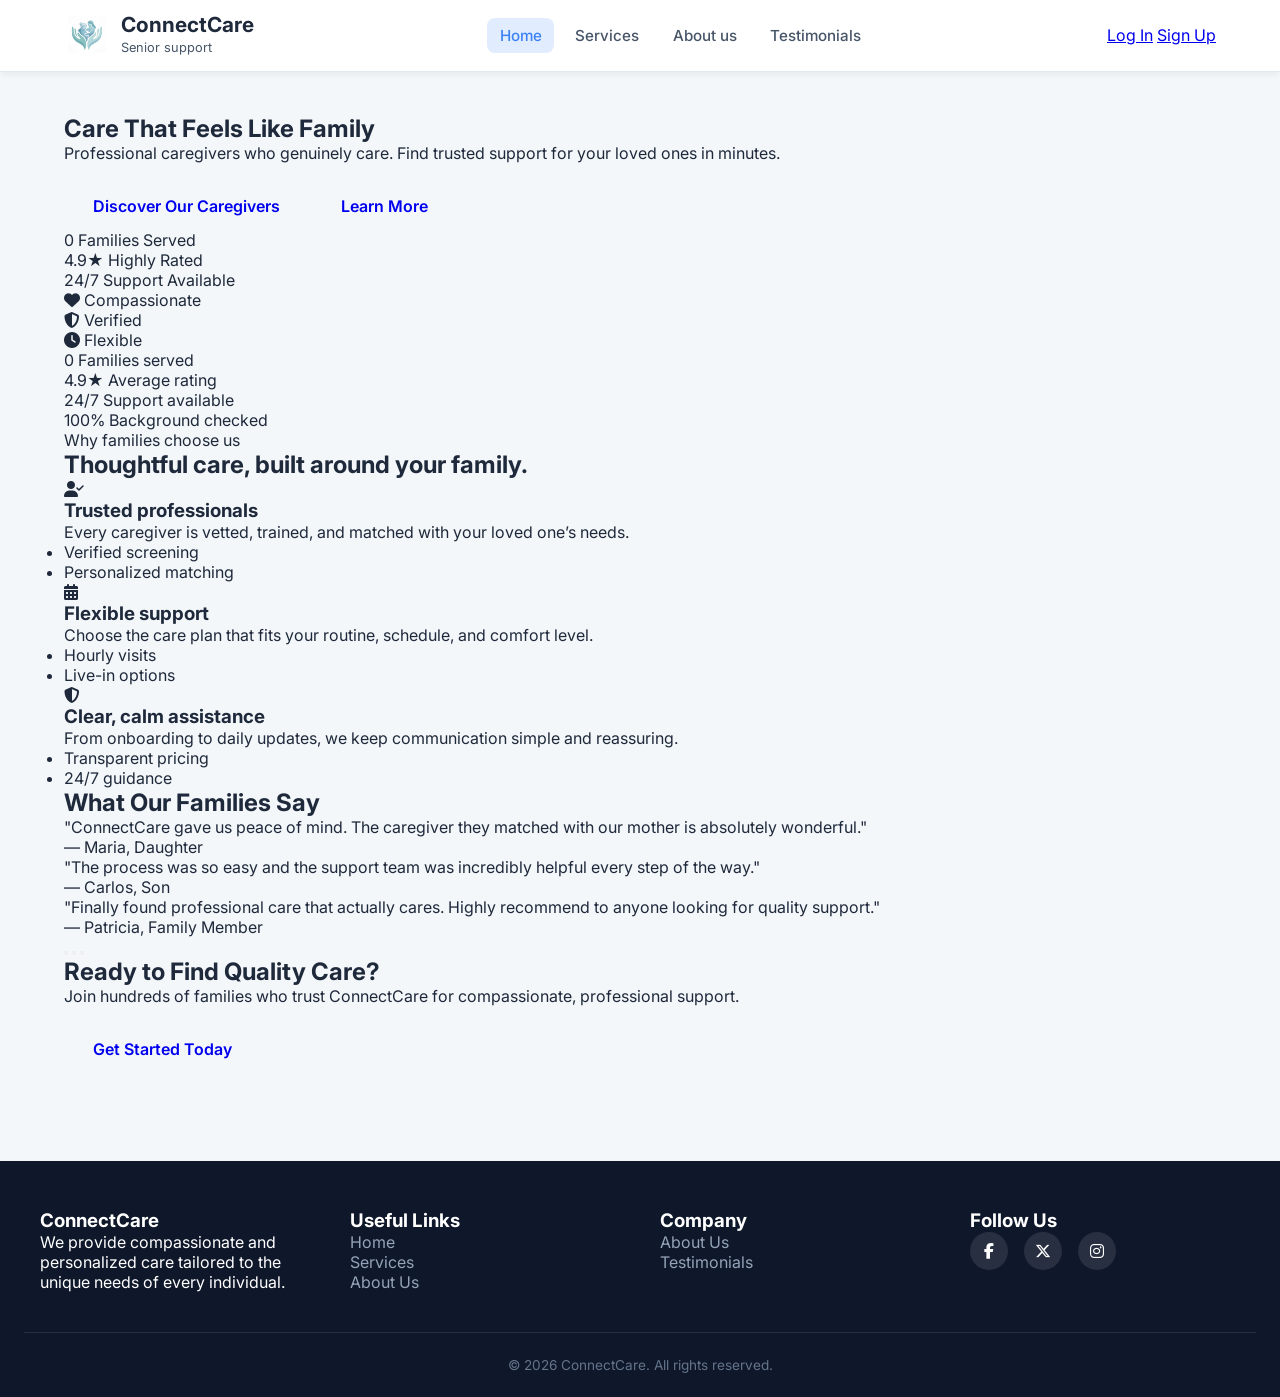
<file: index.html>
<!DOCTYPE html>
<html lang="en">
<head>
    <meta charset="UTF-8">
    <meta name="viewport" content="width=device-width, initial-scale=1.0">
    <title>ConnectCare - Senior Support & Care Services</title>
    
    <link rel="stylesheet" href="https://cdnjs.cloudflare.com/ajax/libs/font-awesome/6.5.1/css/all.min.css">
    <link rel="stylesheet" href="https://fonts.googleapis.com/css2?family=Material+Symbols+Outlined:opsz,wght,FILL,GRAD@24,500,0,0" />
    <link rel="stylesheet" href="index.css">
</head>
<body>

    <!-- Clean Floating Pill Header -->
    <header class="main-header">
        <nav class="navbar pill-navbar" aria-label="Main navigation">
            <div class="navbar-brand">
                <img src="img/Connect Care Logo.png" alt="ConnectCare official logo" class="brand-logo-img">
                <div class="brand-text">
                    <h2>ConnectCare</h2>
                    <span>Senior support</span>
                </div>
            </div>
            
            <ul class="nav-links">
                <li class="active"><a href="index.html" aria-current="page">Home</a></li>
                <li><a href="services.html">Services</a></li>
                <li><a href="about-us.html">About us</a></li>
                <li><a href="testimonials.html">Testimonials</a></li>
            </ul>

            <div class="user-action">
                <a href="login.html" class="btn-login">Log In</a>
                <a href="terms.html" class="btn-signup">Sign Up</a>
            </div>
        </nav>
    </header>

    <main class="main-content" id="main-content">
        
        <!-- Revolutionary Hero Section -->
        <section class="hero-section" aria-label="Welcome to ConnectCare">
            <div class="hero-content">
                <div class="hero-text">
                    <h1>Care That Feels Like Family</h1>
                    <p class="hero-subtitle">
                        Professional caregivers who genuinely care. Find trusted support for your loved ones in minutes.
                    </p>
                    <div class="hero-cta">
                        <a href="services.html" class="btn btn-primary btn-lg">Discover Our Caregivers</a>
                        <a href="about-us.html" class="btn btn-secondary btn-lg">Learn More</a>
                    </div>
                    <div class="hero-stats">
                        <div class="hero-stat">
                            <span class="stat-number"><span class="counter" data-target="500" data-suffix="+">0</span></span>
                            <span class="stat-label">Families Served</span>
                        </div>
                        <div class="hero-stat">
                            <span class="stat-number">4.9★</span>
                            <span class="stat-label">Highly Rated</span>
                        </div>
                        <div class="hero-stat">
                            <span class="stat-number">24/7</span>
                            <span class="stat-label">Support Available</span>
                        </div>
                    </div>
                </div>
                <div class="hero-visual">
                    <div class="hero-image-placeholder">
                        <div class="floating-card card-1">
                            <i class="fas fa-heart"></i>
                            <span>Compassionate</span>
                        </div>
                        <div class="floating-card card-2">
                            <i class="fas fa-shield-alt"></i>
                            <span>Verified</span>
                        </div>
                        <div class="floating-card card-3">
                            <i class="fas fa-clock"></i>
                            <span>Flexible</span>
                        </div>
                    </div>
                </div>
            </div>
        </section>

        <!-- Trust Bar -->
        <section class="trust-strip" aria-label="ConnectCare trust signals">
            <div class="trust-item">
                <span class="trust-number"><span class="counter" data-target="500" data-suffix="+">0</span></span>
                <span class="trust-label">Families served</span>
            </div>
            <div class="trust-item">
                <span class="trust-number">4.9★</span>
                <span class="trust-label">Average rating</span>
            </div>
            <div class="trust-item">
                <span class="trust-number">24/7</span>
                <span class="trust-label">Support available</span>
            </div>
            <div class="trust-item">
                <span class="trust-number">100%</span>
                <span class="trust-label">Background checked</span>
            </div>
        </section>

        <!-- Why Choose ConnectCare -->
        <section class="highlights-section" aria-labelledby="highlights-title">
            <div class="section-heading-row">
                <span class="section-badge section-badge-solid">Why families choose us</span>
                <h2 id="highlights-title">Thoughtful care, built around your family.</h2>
            </div>
            <div class="highlights-grid">
                <article class="highlight-card highlight-card-primary">
                    <div class="highlight-icon">
                        <i class="fas fa-user-check"></i>
                    </div>
                    <h3>Trusted professionals</h3>
                    <p>Every caregiver is vetted, trained, and matched with your loved one’s needs.</p>
                    <ul class="benefit-list">
                        <li>Verified screening</li>
                        <li>Personalized matching</li>
                    </ul>
                </article>

                <article class="highlight-card">
                    <div class="highlight-icon">
                        <i class="fas fa-calendar-alt"></i>
                    </div>
                    <h3>Flexible support</h3>
                    <p>Choose the care plan that fits your routine, schedule, and comfort level.</p>
                    <ul class="benefit-list">
                        <li>Hourly visits</li>
                        <li>Live-in options</li>
                    </ul>
                </article>

                <article class="highlight-card">
                    <div class="highlight-icon">
                        <i class="fas fa-shield-alt"></i>
                    </div>
                    <h3>Clear, calm assistance</h3>
                    <p>From onboarding to daily updates, we keep communication simple and reassuring.</p>
                    <ul class="benefit-list">
                        <li>Transparent pricing</li>
                        <li>24/7 guidance</li>
                    </ul>
                </article>
            </div>
        </section>

        <!-- Social Proof - Quick Win Section -->
        <section class="quick-win-section">
            <div class="quick-win-content">
                <h2>What Our Families Say</h2>
                <div class="quote-carousel">
                    <blockquote class="quote-item">
                        <p>"ConnectCare gave us peace of mind. The caregiver they matched with our mother is absolutely wonderful."</p>
                        <footer>— Maria, Daughter</footer>
                    </blockquote>
                    <blockquote class="quote-item">
                        <p>"The process was so easy and the support team was incredibly helpful every step of the way."</p>
                        <footer>— Carlos, Son</footer>
                    </blockquote>
                    <blockquote class="quote-item">
                        <p>"Finally found professional care that actually cares. Highly recommend to anyone looking for quality support."</p>
                        <footer>— Patricia, Family Member</footer>
                    </blockquote>
                </div>
                <div class="quote-nav">
                    <button class="quote-dot active" aria-label="Quote 1"></button>
                    <button class="quote-dot" aria-label="Quote 2"></button>
                    <button class="quote-dot" aria-label="Quote 3"></button>
                </div>
            </div>
        </section>

        <!-- CTA Section -->
        <section class="final-cta-section">
            <h2>Ready to Find Quality Care?</h2>
            <p>Join hundreds of families who trust ConnectCare for compassionate, professional support.</p>
            <a href="services.html" class="btn btn-primary btn-lg">Get Started Today</a>
        </section>
       
    </main>

    <!-- Clean Footer -->
    <footer class="main-footer">
        <div class="footer-container">
            <div class="footer-column">
                <h3>ConnectCare</h3>
                <p>We provide compassionate and personalized care tailored to the unique needs of every individual.</p>
            </div>

            <div class="footer-column">
                <h3>Useful Links</h3>
                <ul>
                    <li><a href="index.html">Home</a></li>
                    <li><a href="services.html">Services</a></li>
                    <li><a href="about-us.html">About Us</a></li>
                </ul>
            </div>

            <div class="footer-column">
                <h3>Company</h3>
                <ul>
                    <li><a href="about-us.html">About Us</a></li>
                    <li><a href="testimonials.html">Testimonials</a></li>
                </ul>
            </div>

            <div class="footer-column">
                <h3>Follow Us</h3>
                <div class="social-links">
                    <a href="#" class="social-icon" aria-label="Facebook"><i class="fa-brands fa-facebook-f"></i></a>
                    <a href="#" class="social-icon" aria-label="Twitter"><i class="fa-brands fa-x-twitter"></i></a>
                    <a href="#" class="social-icon" aria-label="Instagram"><i class="fa-brands fa-instagram"></i></a>
                </div>
            </div>
        </div>

        <div class="footer-bottom">
            <p>&copy; 2026 ConnectCare. All rights reserved.</p>
        </div>
    </footer>
        
    <script src="index.js"></script>
</body>
</html>
</file>
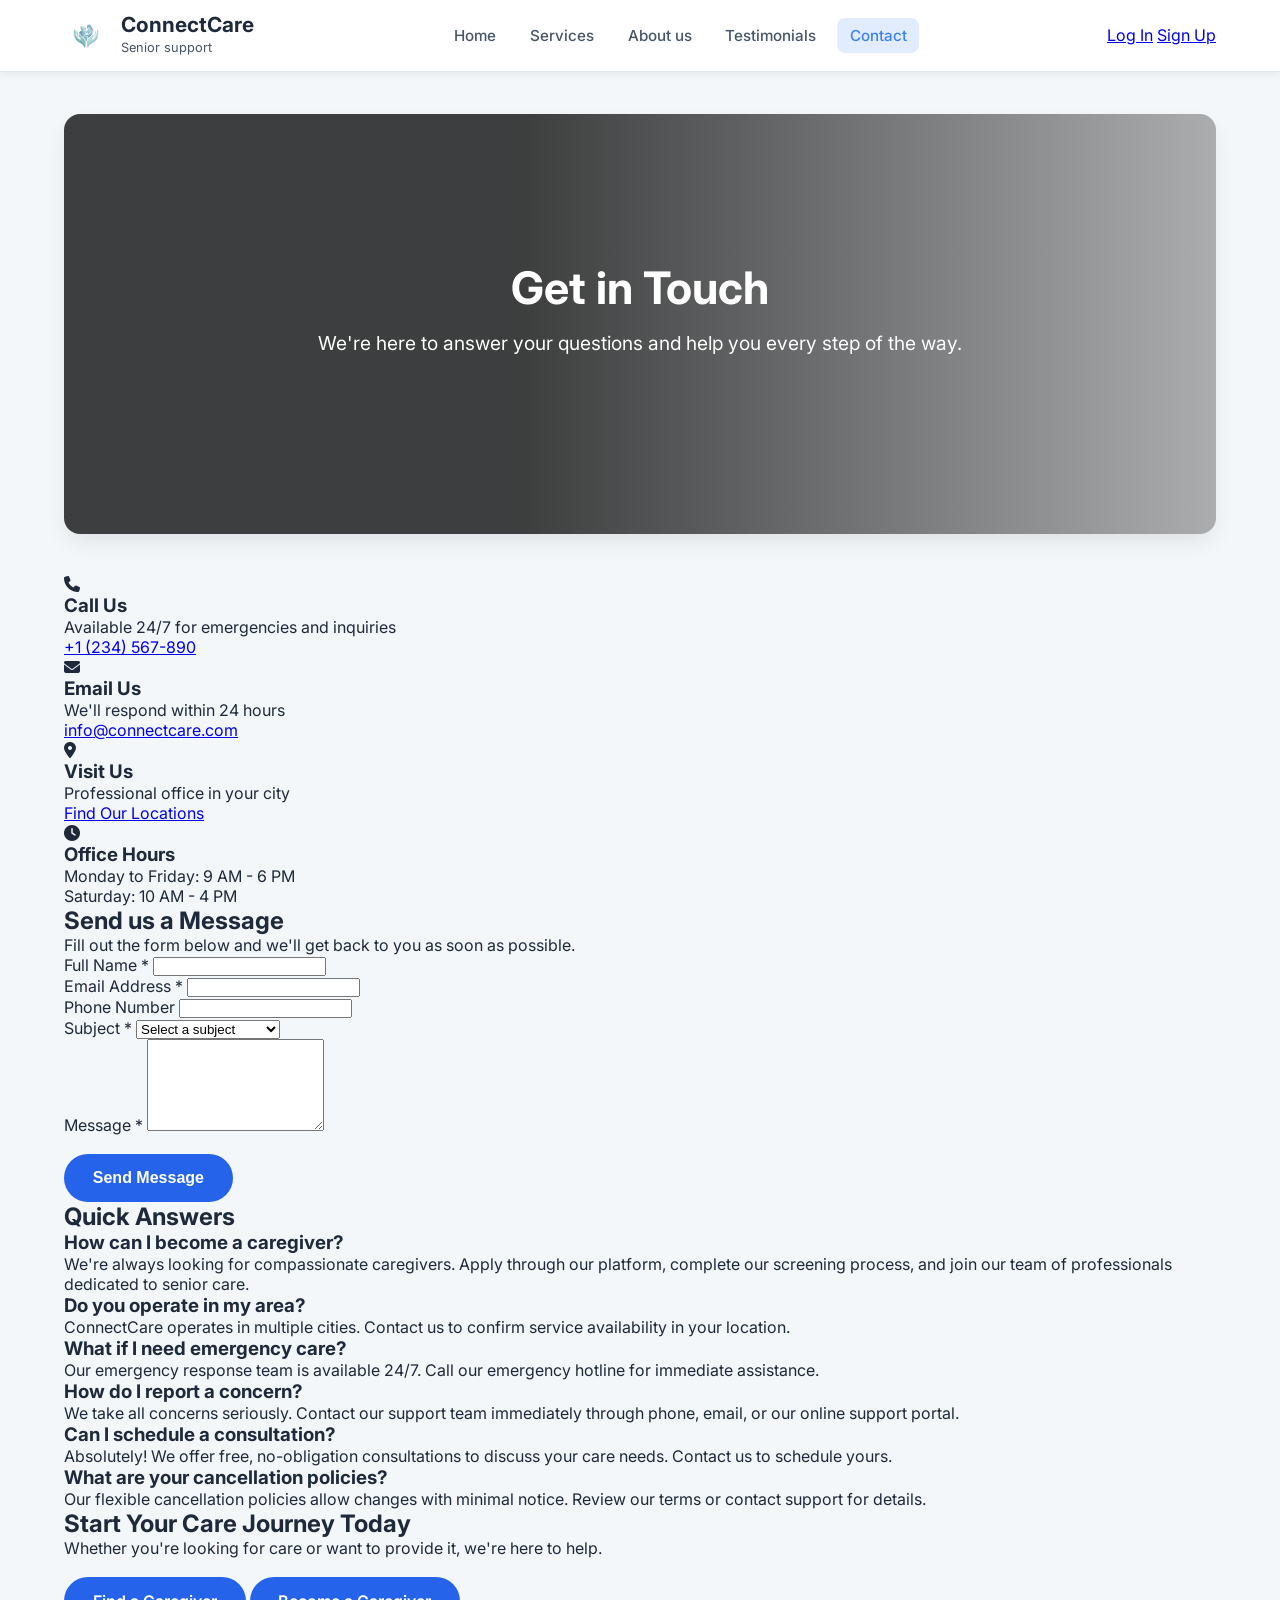
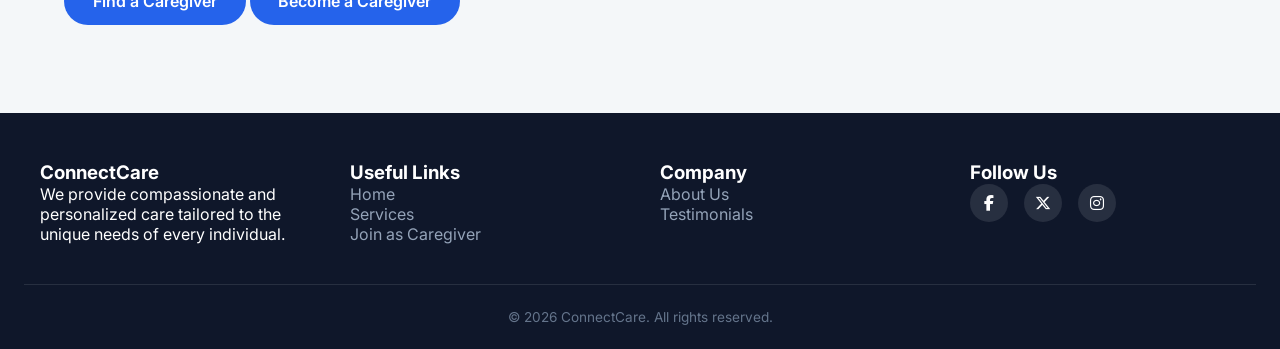
<file: contact.html>
<!DOCTYPE html>
<html lang="en">
<head>
    <meta charset="UTF-8">
    <meta name="viewport" content="width=device-width, initial-scale=1.0">
    <title>Contact Us - ConnectCare</title>
    
    <link rel="stylesheet" href="https://cdnjs.cloudflare.com/ajax/libs/font-awesome/6.5.1/css/all.min.css">
    <link rel="stylesheet" href="https://fonts.googleapis.com/css2?family=Material+Symbols+Outlined:opsz,wght,FILL,GRAD@24,500,0,0" />
    <link rel="stylesheet" href="index.css">
</head>
<body>

    <!-- Clean Floating Pill Header -->
    <header class="main-header">
        <nav class="navbar pill-navbar" aria-label="Main navigation">
            <div class="navbar-brand">
                <img src="img/Untitled design.png" alt="ConnectCare official logo" class="brand-logo-img">
                <div class="brand-text">
                    <h2>ConnectCare</h2>
                    <span>Senior support</span>
                </div>
            </div>
            
            <ul class="nav-links">
                <li><a href="index.html">Home</a></li>
                <li><a href="services.html">Services</a></li>
                <li><a href="about-us.html">About us</a></li>
                <li><a href="testimonials.html">Testimonials</a></li>
                <li class="active"><a href="contact.html" aria-current="page">Contact</a></li>
            </ul>

            <div class="user-action">
                <a href="login.html" class="btn-login">Log In</a>
                <a href="terms.html" class="btn-signup">Sign Up</a>
            </div>
        </nav>
    </header>

    <main class="main-content" id="main-content">
        
        <!-- Hero Banner -->
        <section class="hero-banner" aria-label="Contact Us">
            <div class="hero-overlay-content">
                <h1>Get in Touch</h1>
                <p class="hero-description">
                    We're here to answer your questions and help you every step of the way.
                </p>
            </div>
        </section>

        <!-- Contact Info Section -->
        <section class="contact-info-section">
            <div class="contact-info-grid">
                <div class="contact-info-card">
                    <div class="contact-icon">
                        <i class="fas fa-phone"></i>
                    </div>
                    <h3>Call Us</h3>
                    <p>Available 24/7 for emergencies and inquiries</p>
                    <a href="tel:+1234567890">+1 (234) 567-890</a>
                </div>

                <div class="contact-info-card">
                    <div class="contact-icon">
                        <i class="fas fa-envelope"></i>
                    </div>
                    <h3>Email Us</h3>
                    <p>We'll respond within 24 hours</p>
                    <a href="mailto:info@connectcare.com">info@connectcare.com</a>
                </div>

                <div class="contact-info-card">
                    <div class="contact-icon">
                        <i class="fas fa-map-marker-alt"></i>
                    </div>
                    <h3>Visit Us</h3>
                    <p>Professional office in your city</p>
                    <a href="#">Find Our Locations</a>
                </div>

                <div class="contact-info-card">
                    <div class="contact-icon">
                        <i class="fas fa-clock"></i>
                    </div>
                    <h3>Office Hours</h3>
                    <p>Monday to Friday: 9 AM - 6 PM</p>
                    <p>Saturday: 10 AM - 4 PM</p>
                </div>
            </div>
        </section>

        <!-- Contact Form Section -->
        <section class="contact-form-section">
            <div class="form-container">
                <h2>Send us a Message</h2>
                <p>Fill out the form below and we'll get back to you as soon as possible.</p>
                
                <form class="contact-form">
                    <div class="form-group">
                        <label for="name">Full Name *</label>
                        <input type="text" id="name" name="name" required>
                    </div>

                    <div class="form-row">
                        <div class="form-group">
                            <label for="email">Email Address *</label>
                            <input type="email" id="email" name="email" required>
                        </div>

                        <div class="form-group">
                            <label for="phone">Phone Number</label>
                            <input type="tel" id="phone" name="phone">
                        </div>
                    </div>

                    <div class="form-group">
                        <label for="subject">Subject *</label>
                        <select id="subject" name="subject" required>
                            <option value="">Select a subject</option>
                            <option value="general">General Inquiry</option>
                            <option value="services">Services Question</option>
                            <option value="caregiver">Become a Caregiver</option>
                            <option value="support">Technical Support</option>
                            <option value="feedback">Feedback</option>
                        </select>
                    </div>

                    <div class="form-group">
                        <label for="message">Message *</label>
                        <textarea id="message" name="message" rows="6" required></textarea>
                    </div>

                    <button type="submit" class="btn btn-banner-blue">Send Message</button>
                </form>
            </div>
        </section>

        <!-- FAQ Section -->
        <section class="faq-section">
            <h2>Quick Answers</h2>
            <div class="faq-grid">
                <div class="faq-item">
                    <h3>How can I become a caregiver?</h3>
                    <p>We're always looking for compassionate caregivers. Apply through our platform, complete our screening process, and join our team of professionals dedicated to senior care.</p>
                </div>

                <div class="faq-item">
                    <h3>Do you operate in my area?</h3>
                    <p>ConnectCare operates in multiple cities. Contact us to confirm service availability in your location.</p>
                </div>

                <div class="faq-item">
                    <h3>What if I need emergency care?</h3>
                    <p>Our emergency response team is available 24/7. Call our emergency hotline for immediate assistance.</p>
                </div>

                <div class="faq-item">
                    <h3>How do I report a concern?</h3>
                    <p>We take all concerns seriously. Contact our support team immediately through phone, email, or our online support portal.</p>
                </div>

                <div class="faq-item">
                    <h3>Can I schedule a consultation?</h3>
                    <p>Absolutely! We offer free, no-obligation consultations to discuss your care needs. Contact us to schedule yours.</p>
                </div>

                <div class="faq-item">
                    <h3>What are your cancellation policies?</h3>
                    <p>Our flexible cancellation policies allow changes with minimal notice. Review our terms or contact support for details.</p>
                </div>
            </div>
        </section>

        <!-- CTA Section -->
        <section class="cta-section">
            <h2>Start Your Care Journey Today</h2>
            <p>Whether you're looking for care or want to provide it, we're here to help.</p>
            <div class="cta-buttons">
                <a href="services.html" class="btn btn-banner-blue">Find a Caregiver</a>
                <a href="#contact-form" class="btn btn-banner-blue">Become a Caregiver</a>
            </div>
        </section>
       
    </main>

    <!-- Clean Footer -->
    <footer class="main-footer">
        <div class="footer-container">
            <div class="footer-column">
                <h3>ConnectCare</h3>
                <p>We provide compassionate and personalized care tailored to the unique needs of every individual.</p>
            </div>

            <div class="footer-column">
                <h3>Useful Links</h3>
                <ul>
                    <li><a href="index.html">Home</a></li>
                    <li><a href="services.html">Services</a></li>
                    <li><a href="contact.html">Join as Caregiver</a></li>
                </ul>
            </div>

            <div class="footer-column">
                <h3>Company</h3>
                <ul>
                    <li><a href="about-us.html">About Us</a></li>
                    <li><a href="testimonials.html">Testimonials</a></li>
                </ul>
            </div>

            <div class="footer-column">
                <h3>Follow Us</h3>
                <div class="social-links">
                    <a href="#" class="social-icon" aria-label="Facebook"><i class="fa-brands fa-facebook-f"></i></a>
                    <a href="#" class="social-icon" aria-label="Twitter"><i class="fa-brands fa-x-twitter"></i></a>
                    <a href="#" class="social-icon" aria-label="Instagram"><i class="fa-brands fa-instagram"></i></a>
                </div>
            </div>
        </div>

        <div class="footer-bottom">
            <p>&copy; 2026 ConnectCare. All rights reserved.</p>
        </div>
    </footer>
        
    <script src="index.js"></script>
</body>
</html>
</file>
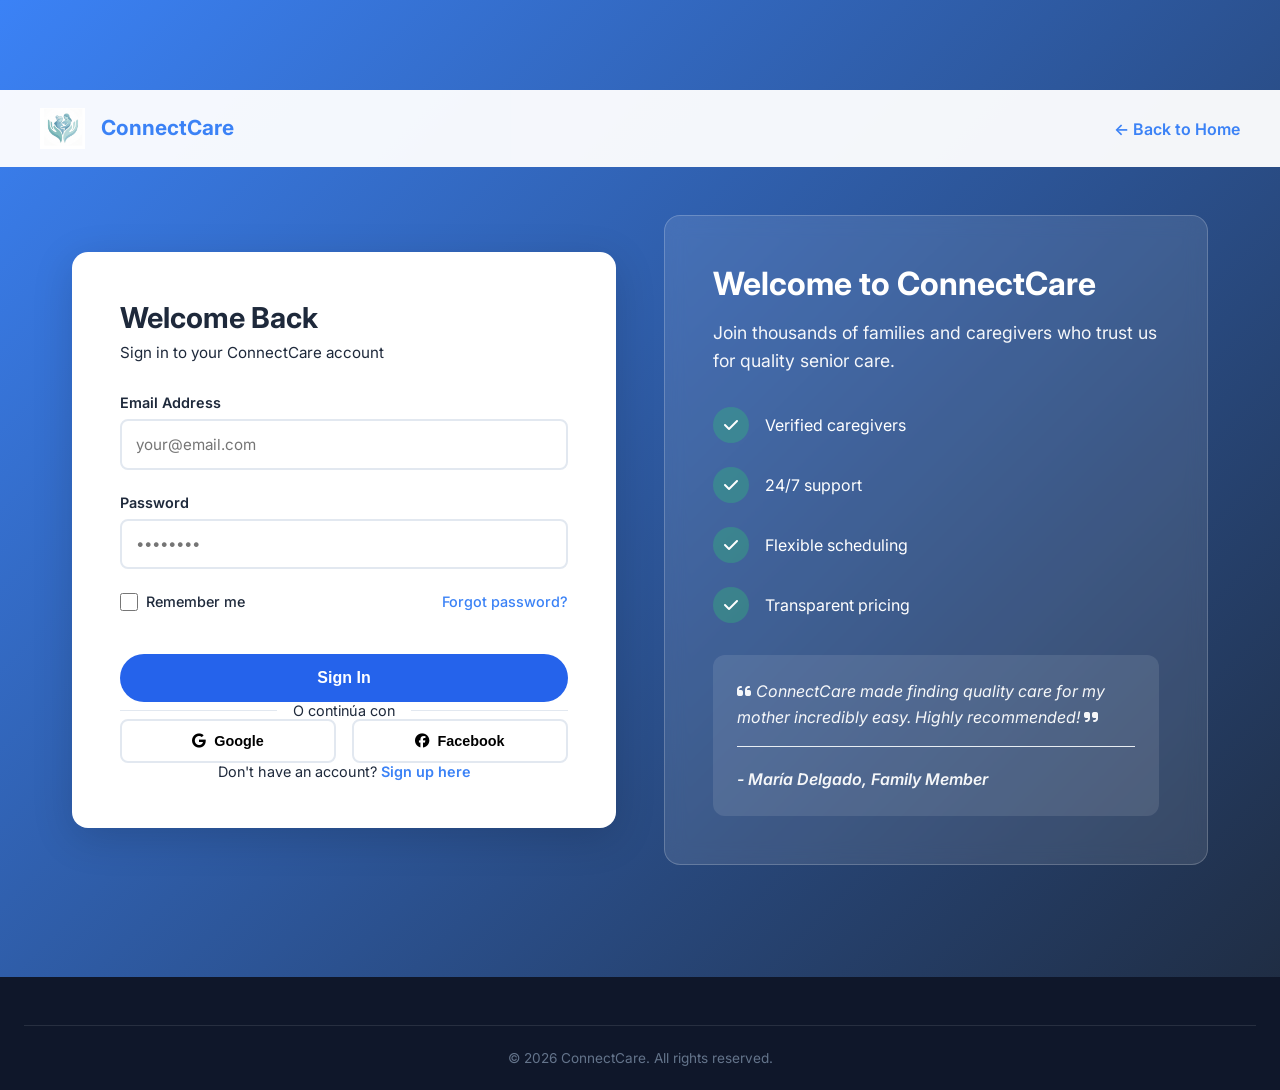
<file: login.html>
<!DOCTYPE html>
<html lang="en">
<head>
    <meta charset="UTF-8">
    <meta name="viewport" content="width=device-width, initial-scale=1.0">
    <title>Login / Sign Up - ConnectCare</title>
    
    <link rel="stylesheet" href="https://cdnjs.cloudflare.com/ajax/libs/font-awesome/6.5.1/css/all.min.css">
    <link rel="stylesheet" href="https://fonts.googleapis.com/css2?family=Material+Symbols+Outlined:opsz,wght,FILL,GRAD@24,500,0,0" />
    <link rel="stylesheet" href="index.css">
    <link rel="stylesheet" href="auth.css">
</head>
<body class="auth-page">

    <!-- Simple Header -->
    <header class="auth-header">
        <nav class="auth-navbar">
            <div class="navbar-brand">
                <a href="index.html" style="display: flex; align-items: center; gap: 1rem; text-decoration: none;">
                    <img src="img/Connect Care Logo.png" alt="ConnectCare official logo" class="brand-logo-img">
                    <div class="brand-text">
                        <h2>ConnectCare</h2>
                    </div>
                </a>
            </div>
            <a href="index.html" class="btn-back">← Back to Home</a>
        </nav>
    </header>

    <main class="main-content auth-content" id="main-content">
        <div class="auth-container">
            <div class="auth-wrapper">
                <!-- Login Form -->
                <div class="auth-form-container active" id="login-container">
                    <h2>Welcome Back</h2>
                    <p class="auth-subtitle">Sign in to your ConnectCare account</p>

                    <form class="auth-form" id="login-form">
                        <div class="form-group">
                            <label for="login-email">Email Address</label>
                            <input type="email" id="login-email" name="email" placeholder="your@email.com" required>
                        </div>

                        <div class="form-group">
                            <label for="login-password">Password</label>
                            <input type="password" id="login-password" name="password" placeholder="••••••••" required>
                        </div>

                        <div class="form-options">
                            <label class="checkbox">
                                <input type="checkbox" name="remember">
                                <span>Remember me</span>
                            </label>
                            <a href="#" class="forgot-password">Forgot password?</a>
                        </div>

                        <button type="submit" class="btn btn-banner-blue btn-full">Sign In</button>
                    </form>

                    <div class="auth-divider">
                        <span>O continúa con</span>
                    </div>

                    <div class="social-login">
                        <button class="social-btn" type="button">
                            <i class="fab fa-google"></i> Google
                        </button>
                        <button class="social-btn" type="button">
                            <i class="fab fa-facebook"></i> Facebook
                        </button>
                    </div>

                    <p class="auth-footer-text">
                        Don't have an account? 
                        <a href="#" class="toggle-form" onclick="toggleForms(event)">Sign up here</a>
                    </p>
                </div>

                <!-- Signup Form -->
                <div class="auth-form-container" id="signup-container">
                    <h2>Create Account</h2>
                    <p class="auth-subtitle">Join ConnectCare today</p>

                    <form class="auth-form" id="signup-form">
                        <div class="form-row">
                            <div class="form-group">
                                <label for="signup-firstname">First Name</label>
                                <input type="text" id="signup-firstname" name="firstname" placeholder="John" required>
                            </div>
                            <div class="form-group">
                                <label for="signup-lastname">Last Name</label>
                                <input type="text" id="signup-lastname" name="lastname" placeholder="Doe" required>
                            </div>
                        </div>

                        <div class="form-group">
                            <label for="signup-email">Email Address</label>
                            <input type="email" id="signup-email" name="email" placeholder="your@email.com" required>
                        </div>

                        <div class="form-group">
                            <label for="signup-phone">Phone Number</label>
                            <input type="tel" id="signup-phone" name="phone" placeholder="+1 (234) 567-890">
                        </div>

                        <div class="form-group">
                            <label for="signup-usertype">I am a:</label>
                            <select id="signup-usertype" name="usertype" required>
                                <option value="">Select one</option>
                                <option value="family">Family Looking for Care</option>
                                <option value="caregiver">Professional Caregiver</option>
                            </select>
                        </div>

                        <div class="form-group">
                            <label for="signup-password">Password</label>
                            <input type="password" id="signup-password" name="password" placeholder="••••••••" required>
                        </div>

                        <div class="form-group">
                            <label for="signup-confirm-password">Confirm Password</label>
                            <input type="password" id="signup-confirm-password" name="confirm-password" placeholder="••••••••" required>
                        </div>

                        <label class="checkbox">
                            <input type="checkbox" name="terms" required>
                            <span>I agree to the <a href="#">Terms of Service</a> and <a href="#">Privacy Policy</a></span>
                        </label>

                        <button type="submit" class="btn btn-banner-blue btn-full">Create Account</button>
                    </form>

                    <div class="auth-divider">
                        <span>O continúa con</span>
                    </div>

                    <div class="social-login">
                        <button class="social-btn" type="button">
                            <i class="fab fa-google"></i> Google
                        </button>
                        <button class="social-btn" type="button">
                            <i class="fab fa-facebook"></i> Facebook
                        </button>
                    </div>

                    <p class="auth-footer-text">
                        Already have an account? 
                        <a href="#" class="toggle-form" onclick="toggleForms(event)">Sign in here</a>
                    </p>
                </div>
            </div>

            <!-- Auth Info Panel -->
            <div class="auth-info-panel">
                <div class="info-content">
                    <h3>Welcome to ConnectCare</h3>
                    <p>Join thousands of families and caregivers who trust us for quality senior care.</p>
                    
                    <ul class="info-list">
                        <li>
                            <i class="fas fa-check"></i>
                            <span>Verified caregivers</span>
                        </li>
                        <li>
                            <i class="fas fa-check"></i>
                            <span>24/7 support</span>
                        </li>
                        <li>
                            <i class="fas fa-check"></i>
                            <span>Flexible scheduling</span>
                        </li>
                        <li>
                            <i class="fas fa-check"></i>
                            <span>Transparent pricing</span>
                        </li>
                    </ul>

                    <div class="testimonial-preview">
                        <p><i class="fas fa-quote-left"></i> ConnectCare made finding quality care for my mother incredibly easy. Highly recommended! <i class="fas fa-quote-right"></i></p>
                        <p class="testimonial-author">- María Delgado, Family Member</p>
                    </div>
                </div>
            </div>
        </div>
    </main>

    <!-- Clean Footer -->
    <footer class="main-footer">
        <div class="footer-bottom">
            <p>&copy; 2026 ConnectCare. All rights reserved.</p>
        </div>
    </footer>
        
    <script>
        function toggleForms(event) {
            event.preventDefault();
            const loginContainer = document.getElementById('login-container');
            const signupContainer = document.getElementById('signup-container');
            
            loginContainer.classList.toggle('active');
            signupContainer.classList.toggle('active');
        }

        // Form submission handlers
        document.getElementById('login-form').addEventListener('submit', function(e) {
            e.preventDefault();
            alert('Login functionality would be implemented here.');
        });

        document.getElementById('signup-form').addEventListener('submit', function(e) {
            e.preventDefault();
            alert('Signup functionality would be implemented here.');
        });
    </script>
    <script src="index.js"></script>
</body>
</html>
</file>
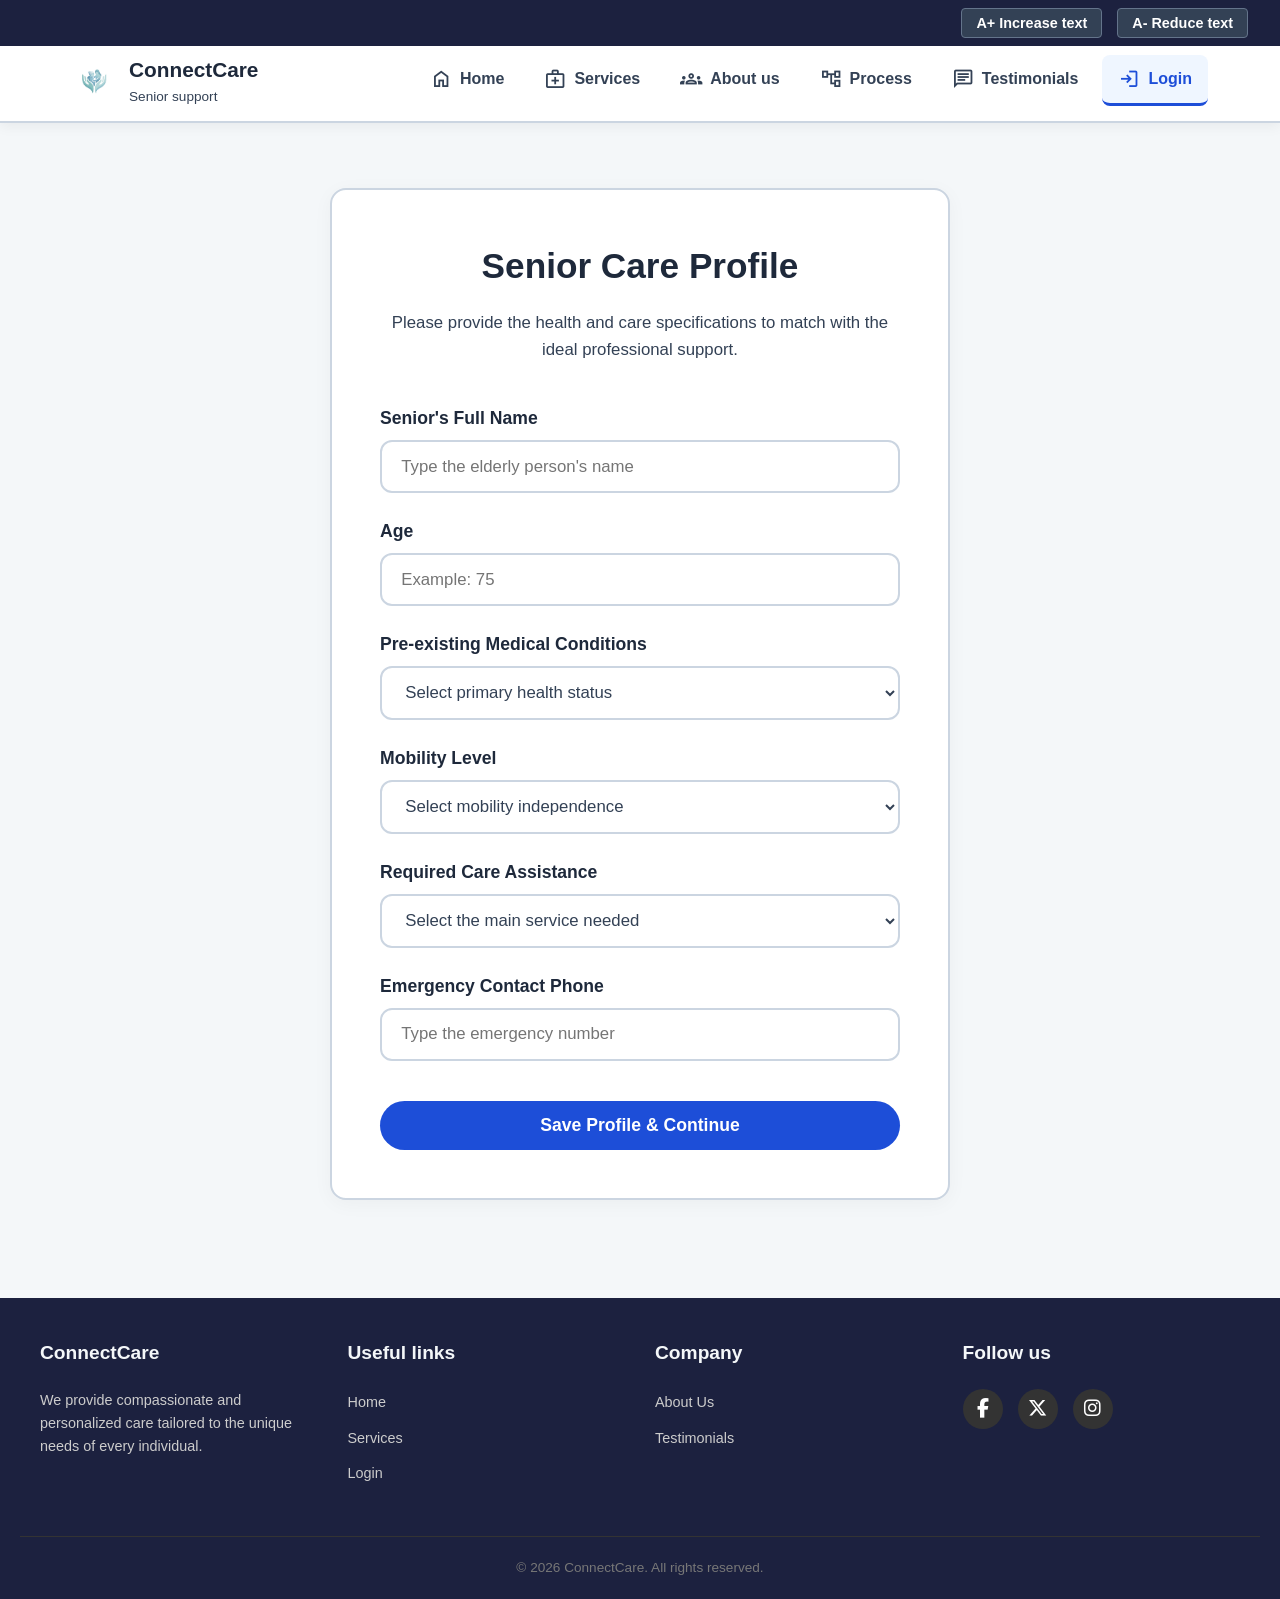
<file: seniorprofile.html>
<!DOCTYPE html>
<html lang="en">
<head>
    <meta charset="UTF-8">
    <meta name="viewport" content="width=device-width, initial-scale=1.0">
    <title>ConnectCare - Senior Profile Setup</title>
    <link rel="stylesheet" href="styleslogin.css">
    <link rel="stylesheet" href="https://cdnjs.cloudflare.com/ajax/libs/font-awesome/6.5.1/css/all.min.css">
    <link rel="stylesheet" href="https://fonts.googleapis.com/css2?family=Material+Symbols+Outlined:opsz,wght,FILL,GRAD@24,500,0,0" />
</head>
<body>

    <a href="#main-profile-content" class="saltar-enlace">Skip to main content</a>

    <!-- Accessibility Utility Bar -->
    <div class="accessibility-bar" aria-label="Accessibility tools">
        <button id="btn-zoom-in" aria-label="Increase text size">A+ Increase text</button>
        <button id="btn-zoom-out" aria-label="Reduce text size">A- Reduce text</button>
    </div>

    <!-- Main Header -->
    <header class="main-header">
        <nav class="navbar" aria-label="Main navigation">
            <div class="navbar-brand">
                <img src="img/Untitled design.png" alt="ConnectCare official logo" class="brand-logo-img">
                <div class="brand-text">
                    <h2>ConnectCare</h2>
                    <span>Senior support</span>
                </div>
            </div>
            
            <ul class="nav-links">
                <li><a href="index.html"><span class="material-symbols-outlined" aria-hidden="true">home</span>Home</a></li>
                <li><a href="services.html"><span class="material-symbols-outlined" aria-hidden="true">medical_services</span>Services</a></li>
                <li><a href="about-us.html"><span class="material-symbols-outlined" aria-hidden="true">groups</span>About us</a></li>
                <li><a href="process.html"><span class="material-symbols-outlined" aria-hidden="true">account_tree</span>Process</a></li>
                <li><a href="testimonials.html"><span class="material-symbols-outlined" aria-hidden="true">chat</span>Testimonials</a></li>
                <li class="active"><a href="login.html"><span class="material-symbols-outlined" aria-hidden="true">login</span>Login</a></li>
            </ul>
        </nav>
    </header>

    <!-- Main Content Box -->
    <main class="main-content" id="main-profile-content">
        <section class="login-section-container" aria-labelledby="profile-title">
            
            <div class="login-card-layout">
                <header class="login-header-text">
                    <h1 id="profile-title">Senior Care Profile</h1>
                    <p class="login-subtitle">Please provide the health and care specifications to match with the ideal professional support.</p>
                </header>

                <form id="profile-form-action" class="styled-form" onsubmit="handleSeniorProfile(event)">
                    
                    <!-- Full Name -->
                    <div class="input-field-group">
                        <label for="senior-name">Senior's Full Name</label>
                        <input type="text" id="senior-name" required placeholder="Type the elderly person's name">
                    </div>

                    <!-- Age -->
                    <div class="input-field-group">
                        <label for="senior-age">Age</label>
                        <input type="number" id="senior-age" required min="60" max="120" placeholder="Example: 75">
                    </div>

                    <!-- Primary Medical Conditions -->
                    <div class="input-field-group">
                        <label for="medical-conditions">Pre-existing Medical Conditions</label>
                        <select id="medical-conditions" required>
                            <option value="" disabled selected hidden>Select primary health status</option>
                            <option value="None / General Care">None / General Care Only</option>
                            <option value="Alzheimer / Dementia">Alzheimer's or Dementia</option>
                            <option value="Hypertension / Cardiovascular">Hypertension / Cardiovascular</option>
                            <option value="Diabetes Management">Diabetes Management</option>
                            <option value="Post-Surgery Recovery">Post-Surgery Recovery</option>
                            <option value="Other">Other Specific Conditions</option>
                        </select>
                    </div>

                    <!-- Mobility Level -->
                    <div class="input-field-group">
                        <label for="mobility-level">Mobility Level</label>
                        <select id="mobility-level" required>
                            <option value="" disabled selected hidden>Select mobility independence</option>
                            <option value="Fully Independent">Fully Independent</option>
                            <option value="Uses Cane / Walker">Uses Assistance (Cane / Walker)</option>
                            <option value="Wheelchair Bound">Wheelchair Bound</option>
                            <option value="Bedridden">Bedridden / Requires Full Transfer</option>
                        </select>
                    </div>

                    <!-- Required Service Type -->
                    <div class="input-field-group">
                        <label for="service-needed">Required Care Assistance</label>
                        <select id="service-needed" required>
                            <option value="" disabled selected hidden>Select the main service needed</option>
                            <option value="Daily Companionship">Daily Companionship & Meals</option>
                            <option value="Specialized Nursing">Specialized Nursing Care</option>
                            <option value="Emotional Support">Emotional & Cognitive Stimulation</option>
                            <option value="24/7 Full Care">24/7 Constant Care</option>
                        </select>
                    </div>

                    <!-- Emergency Contact Phone -->
                    <div class="input-field-group">
                        <label for="emergency-phone">Emergency Contact Phone</label>
                        <input type="tel" id="emergency-phone" required placeholder="Type the emergency number">
                    </div>

                    <button type="submit" class="btn btn-login-submit">Save Profile & Continue</button>
                </form>
            </div>

        </section>
    </main>

    <!-- Footer -->
    <footer class="main-footer">
        <div class="footer-container">
            <div class="footer-column">
                <h3>ConnectCare</h3>
                <p>We provide compassionate and personalized care tailored to the unique needs of every individual.</p>
            </div>
            <div class="footer-column">
                <h3>Useful links</h3>
                <ul>
                    <li><a href="index.html">Home</a></li>
                    <li><a href="services.html">Services</a></li>
                    <li><a href="login.html">Login</a></li>
                </ul>
            </div>
            <div class="footer-column">
                <h3>Company</h3>
                <ul>
                    <li><a href="about-us.html">About Us</a></li>
                    <li><a href="testimonials.html">Testimonials</a></li>
                </ul>
            </div>
            <div class="footer-column">
                <h3>Follow us</h3>
                <div class="social-links">
                    <a href="#" class="social-icon" aria-label="Facebook"><i class="fa-brands fa-facebook-f"></i></a>
                    <a href="#" class="social-icon" aria-label="Twitter"><i class="fa-brands fa-x-twitter"></i></a>
                    <a href="#" class="social-icon" aria-label="Instagram"><i class="fa-brands fa-instagram"></i></a>
                </div>
            </div>
        </div>
        <div class="footer-bottom">
            <p>&copy; 2026 ConnectCare. All rights reserved.</p>
        </div>
    </footer>
        
    <script src="scriptregister.js"></script>
</body>
</html>
</file>
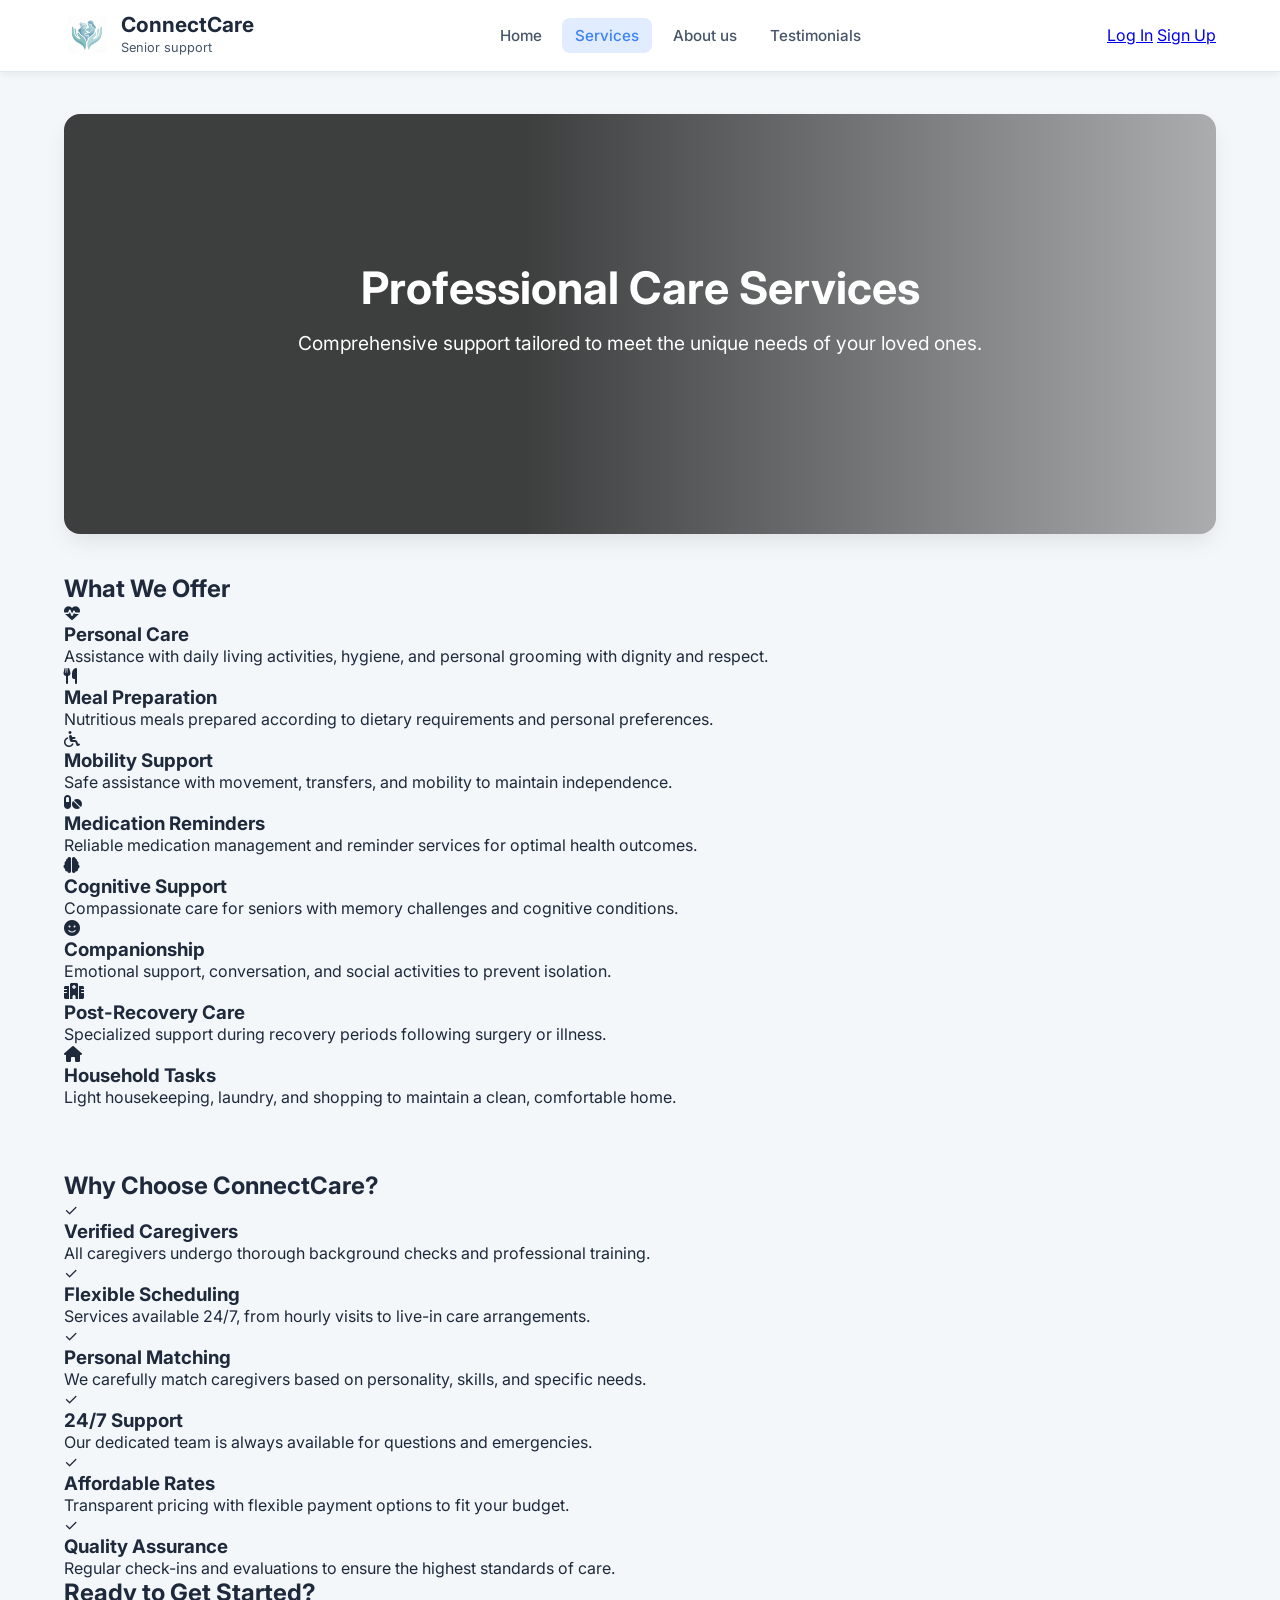
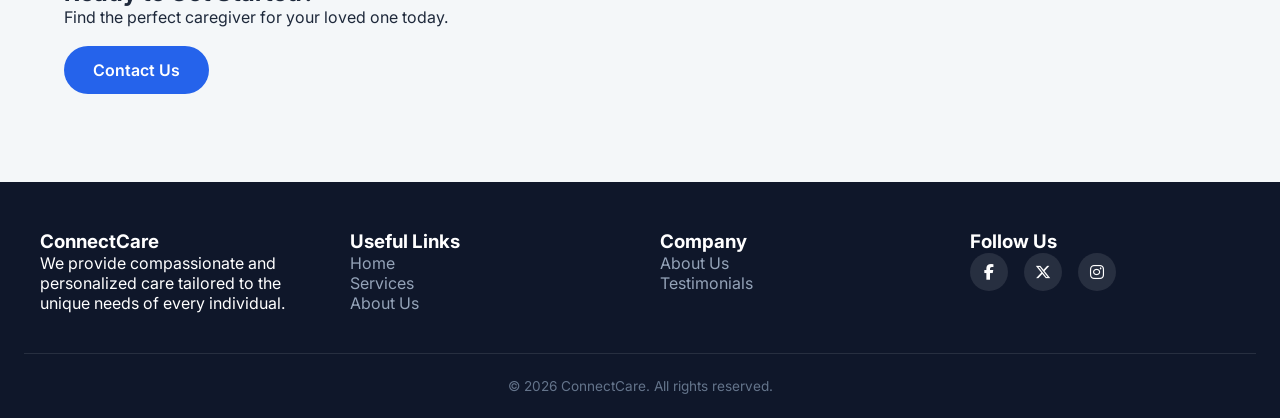
<file: services.html>
<!DOCTYPE html>
<html lang="en">
<head>
    <meta charset="UTF-8">
    <meta name="viewport" content="width=device-width, initial-scale=1.0">
    <title>Our Services - ConnectCare</title>
    
    <link rel="stylesheet" href="https://cdnjs.cloudflare.com/ajax/libs/font-awesome/6.5.1/css/all.min.css">
    <link rel="stylesheet" href="https://fonts.googleapis.com/css2?family=Material+Symbols+Outlined:opsz,wght,FILL,GRAD@24,500,0,0" />
    <link rel="stylesheet" href="index.css">
</head>
<body>
    <!-- Clean Floating Pill Header -->
    <header class="main-header">
        <nav class="navbar pill-navbar" aria-label="Main navigation">
            <div class="navbar-brand">
                <img src="img/Connect Care Logo.png" alt="ConnectCare official logo" class="brand-logo-img">
                <div class="brand-text">
                    <h2>ConnectCare</h2>
                    <span>Senior support</span>
                </div>
            </div>
            
            <ul class="nav-links">
                <li><a href="index.html">Home</a></li>
                <li class="active"><a href="services.html" aria-current="page">Services</a></li>
                <li><a href="about-us.html">About us</a></li>
                <li><a href="testimonials.html">Testimonials</a></li>
            </ul>

            <div class="user-action">
                <a href="login.html" class="btn-login">Log In</a>
                <a href="terms.html" class="btn-signup">Sign Up</a>
            </div>
        </nav>
    </header>

    <main class="main-content" id="main-content">
        
        <!-- Hero Banner -->
        <section class="hero-banner" aria-label="Our Services">
            <div class="hero-overlay-content">
                <h1>Professional Care Services</h1>
                <p class="hero-description">
                    Comprehensive support tailored to meet the unique needs of your loved ones.
                </p>
            </div>
        </section>

        <!-- Services Grid -->
        <section class="services-section" aria-labelledby="services-title">
            <h2 id="services-title">What We Offer</h2>
            
            <div class="services-grid">
                <article class="service-card">
                    <div class="service-icon">
                        <i class="fas fa-heartbeat"></i>
                    </div>
                    <h3>Personal Care</h3>
                    <p>Assistance with daily living activities, hygiene, and personal grooming with dignity and respect.</p>
                </article>

                <article class="service-card">
                    <div class="service-icon">
                        <i class="fas fa-utensils"></i>
                    </div>
                    <h3>Meal Preparation</h3>
                    <p>Nutritious meals prepared according to dietary requirements and personal preferences.</p>
                </article>

                <article class="service-card">
                    <div class="service-icon">
                        <i class="fas fa-wheelchair"></i>
                    </div>
                    <h3>Mobility Support</h3>
                    <p>Safe assistance with movement, transfers, and mobility to maintain independence.</p>
                </article>

                <article class="service-card">
                    <div class="service-icon">
                        <i class="fas fa-pills"></i>
                    </div>
                    <h3>Medication Reminders</h3>
                    <p>Reliable medication management and reminder services for optimal health outcomes.</p>
                </article>

                <article class="service-card">
                    <div class="service-icon">
                        <i class="fas fa-brain"></i>
                    </div>
                    <h3>Cognitive Support</h3>
                    <p>Compassionate care for seniors with memory challenges and cognitive conditions.</p>
                </article>

                <article class="service-card">
                    <div class="service-icon">
                        <i class="fas fa-smile"></i>
                    </div>
                    <h3>Companionship</h3>
                    <p>Emotional support, conversation, and social activities to prevent isolation.</p>
                </article>

                <article class="service-card">
                    <div class="service-icon">
                        <i class="fas fa-hospital"></i>
                    </div>
                    <h3>Post-Recovery Care</h3>
                    <p>Specialized support during recovery periods following surgery or illness.</p>
                </article>

                <article class="service-card">
                    <div class="service-icon">
                        <i class="fas fa-home"></i>
                    </div>
                    <h3>Household Tasks</h3>
                    <p>Light housekeeping, laundry, and shopping to maintain a clean, comfortable home.</p>
                </article>
            </div>
        </section>

        <!-- Why Choose Us -->
        <section class="why-choose-section">
            <h2>Why Choose ConnectCare?</h2>
            <div class="benefits-grid">
                <div class="benefit-item">
                    <span class="benefit-number">✓</span>
                    <h3>Verified Caregivers</h3>
                    <p>All caregivers undergo thorough background checks and professional training.</p>
                </div>
                <div class="benefit-item">
                    <span class="benefit-number">✓</span>
                    <h3>Flexible Scheduling</h3>
                    <p>Services available 24/7, from hourly visits to live-in care arrangements.</p>
                </div>
                <div class="benefit-item">
                    <span class="benefit-number">✓</span>
                    <h3>Personal Matching</h3>
                    <p>We carefully match caregivers based on personality, skills, and specific needs.</p>
                </div>
                <div class="benefit-item">
                    <span class="benefit-number">✓</span>
                    <h3>24/7 Support</h3>
                    <p>Our dedicated team is always available for questions and emergencies.</p>
                </div>
                <div class="benefit-item">
                    <span class="benefit-number">✓</span>
                    <h3>Affordable Rates</h3>
                    <p>Transparent pricing with flexible payment options to fit your budget.</p>
                </div>
                <div class="benefit-item">
                    <span class="benefit-number">✓</span>
                    <h3>Quality Assurance</h3>
                    <p>Regular check-ins and evaluations to ensure the highest standards of care.</p>
                </div>
            </div>
        </section>

        <!-- CTA Section -->
        <section class="cta-section">
            <h2>Ready to Get Started?</h2>
            <p>Find the perfect caregiver for your loved one today.</p>
            <a href="contact.html" class="btn btn-banner-blue">Contact Us</a>
        </section>
       
    </main>

    <!-- Clean Footer -->
    <footer class="main-footer">
        <div class="footer-container">
            <div class="footer-column">
                <h3>ConnectCare</h3>
                <p>We provide compassionate and personalized care tailored to the unique needs of every individual.</p>
            </div>

            <div class="footer-column">
                <h3>Useful Links</h3>
                <ul>
                    <li><a href="index.html">Home</a></li>
                    <li><a href="services.html">Services</a></li>
                    <li><a href="about-us.html">About Us</a></li>
                </ul>
            </div>

            <div class="footer-column">
                <h3>Company</h3>
                <ul>
                    <li><a href="about-us.html">About Us</a></li>
                    <li><a href="testimonials.html">Testimonials</a></li>
                </ul>
            </div>

            <div class="footer-column">
                <h3>Follow Us</h3>
                <div class="social-links">
                    <a href="#" class="social-icon" aria-label="Facebook"><i class="fa-brands fa-facebook-f"></i></a>
                    <a href="#" class="social-icon" aria-label="Twitter"><i class="fa-brands fa-x-twitter"></i></a>
                    <a href="#" class="social-icon" aria-label="Instagram"><i class="fa-brands fa-instagram"></i></a>
                </div>
            </div>
        </div>

        <div class="footer-bottom">
            <p>&copy; 2026 ConnectCare. All rights reserved.</p>
        </div>
    </footer>
        
    <script src="index.js"></script>
</body>
</html>
</file>
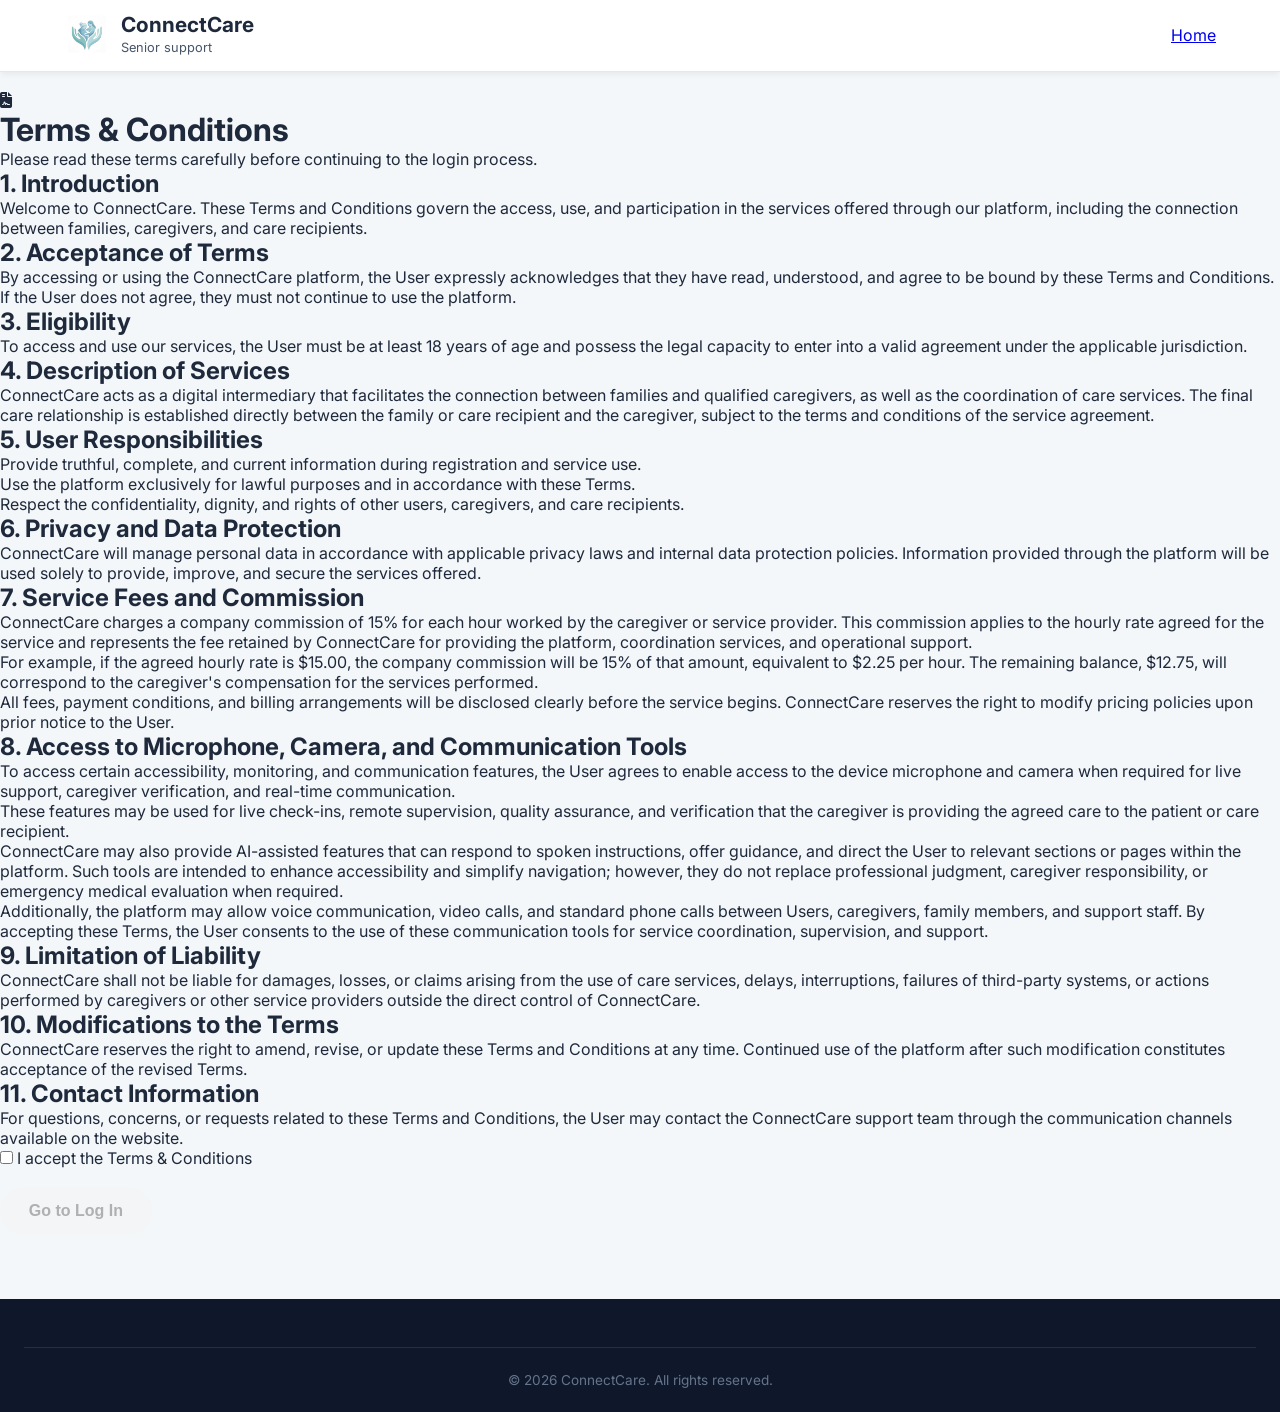
<file: terms.html>
<!DOCTYPE html>
<html lang="en">
<head>
    <meta charset="UTF-8">
    <meta name="viewport" content="width=device-width, initial-scale=1.0">
    <title>Terms & Conditions - ConnectCare</title>

    <link rel="stylesheet" href="https://cdnjs.cloudflare.com/ajax/libs/font-awesome/6.5.1/css/all.min.css">
    <link rel="stylesheet" href="index.css">
</head>
<body class="terms-page">
    <header class="main-header">
        <nav class="navbar pill-navbar" aria-label="Main navigation">
            <div class="navbar-brand">
                <img src="img/Connect Care Logo.png" alt="ConnectCare official logo" class="brand-logo-img">
                <div class="brand-text">
                    <h2>ConnectCare</h2>
                    <span>Senior support</span>
                </div>
            </div>

            <div class="user-action">
                <a href="index.html" class="btn-login">Home</a>
            </div>
        </nav>
    </header>

    <main class="terms-main">
        <div class="terms-shell">
            <div class="terms-header">
                <div class="highlight-icon">
                    <i class="fas fa-file-contract" aria-hidden="true"></i>
                </div>
                <h1>Terms & Conditions</h1>
                <p>Please read these terms carefully before continuing to the login process.</p>
            </div>

            <div class="terms-card" aria-live="polite">
                <h2>1. Introduction</h2>
                <p>Welcome to ConnectCare. These Terms and Conditions govern the access, use, and participation in the services offered through our platform, including the connection between families, caregivers, and care recipients.</p>

                <h2>2. Acceptance of Terms</h2>
                <p>By accessing or using the ConnectCare platform, the User expressly acknowledges that they have read, understood, and agree to be bound by these Terms and Conditions. If the User does not agree, they must not continue to use the platform.</p>

                <h2>3. Eligibility</h2>
                <p>To access and use our services, the User must be at least 18 years of age and possess the legal capacity to enter into a valid agreement under the applicable jurisdiction.</p>

                <h2>4. Description of Services</h2>
                <p>ConnectCare acts as a digital intermediary that facilitates the connection between families and qualified caregivers, as well as the coordination of care services. The final care relationship is established directly between the family or care recipient and the caregiver, subject to the terms and conditions of the service agreement.</p>

                <h2>5. User Responsibilities</h2>
                <ul>
                    <li>Provide truthful, complete, and current information during registration and service use.</li>
                    <li>Use the platform exclusively for lawful purposes and in accordance with these Terms.</li>
                    <li>Respect the confidentiality, dignity, and rights of other users, caregivers, and care recipients.</li>
                </ul>

                <h2>6. Privacy and Data Protection</h2>
                <p>ConnectCare will manage personal data in accordance with applicable privacy laws and internal data protection policies. Information provided through the platform will be used solely to provide, improve, and secure the services offered.</p>

                <h2>7. Service Fees and Commission</h2>
                <p>ConnectCare charges a company commission of 15% for each hour worked by the caregiver or service provider. This commission applies to the hourly rate agreed for the service and represents the fee retained by ConnectCare for providing the platform, coordination services, and operational support.</p>
                <p>For example, if the agreed hourly rate is $15.00, the company commission will be 15% of that amount, equivalent to $2.25 per hour. The remaining balance, $12.75, will correspond to the caregiver's compensation for the services performed.</p>
                <p>All fees, payment conditions, and billing arrangements will be disclosed clearly before the service begins. ConnectCare reserves the right to modify pricing policies upon prior notice to the User.</p>

                <h2>8. Access to Microphone, Camera, and Communication Tools</h2>
                <p>To access certain accessibility, monitoring, and communication features, the User agrees to enable access to the device microphone and camera when required for live support, caregiver verification, and real-time communication.</p>
                <p>These features may be used for live check-ins, remote supervision, quality assurance, and verification that the caregiver is providing the agreed care to the patient or care recipient.</p>
                <p>ConnectCare may also provide AI-assisted features that can respond to spoken instructions, offer guidance, and direct the User to relevant sections or pages within the platform. Such tools are intended to enhance accessibility and simplify navigation; however, they do not replace professional judgment, caregiver responsibility, or emergency medical evaluation when required.</p>
                <p>Additionally, the platform may allow voice communication, video calls, and standard phone calls between Users, caregivers, family members, and support staff. By accepting these Terms, the User consents to the use of these communication tools for service coordination, supervision, and support.</p>

                <h2>9. Limitation of Liability</h2>
                <p>ConnectCare shall not be liable for damages, losses, or claims arising from the use of care services, delays, interruptions, failures of third-party systems, or actions performed by caregivers or other service providers outside the direct control of ConnectCare.</p>

                <h2>10. Modifications to the Terms</h2>
                <p>ConnectCare reserves the right to amend, revise, or update these Terms and Conditions at any time. Continued use of the platform after such modification constitutes acceptance of the revised Terms.</p>

                <h2>11. Contact Information</h2>
                <p>For questions, concerns, or requests related to these Terms and Conditions, the User may contact the ConnectCare support team through the communication channels available on the website.</p>
            </div>

            <div class="terms-acceptance">
                <label class="terms-checkbox" for="accept-terms-checkbox">
                    <input type="checkbox" id="accept-terms-checkbox">
                    <span>I accept the Terms & Conditions</span>
                </label>
            </div>

            <div class="terms-actions">
                <button type="button" class="btn btn-primary" id="login-btn" disabled>Go to Log In</button>
            </div>
        </div>
    </main>

    <footer class="main-footer">
        <div class="footer-bottom">
            <p>&copy; 2026 ConnectCare. All rights reserved.</p>
        </div>
    </footer>

    <script src="index.js"></script>
    <script>
        const acceptTermsCheckbox = document.getElementById('accept-terms-checkbox');
        const loginButton = document.getElementById('login-btn');

        function updateLoginButtonState() {
            if (!acceptTermsCheckbox || !loginButton) {
                return;
            }

            const isAccepted = acceptTermsCheckbox.checked;
            loginButton.disabled = !isAccepted;
            loginButton.setAttribute('aria-disabled', String(!isAccepted));
        }

        if (acceptTermsCheckbox && loginButton) {
            acceptTermsCheckbox.addEventListener('change', updateLoginButtonState);
            loginButton.addEventListener('click', function () {
                if (!acceptTermsCheckbox.checked) {
                    return;
                }
                window.location.href = 'login.html';
            });
            updateLoginButtonState();
        }
    </script>
</body>
</html>
</file>
<file: index.css>
@import url('https://fonts.googleapis.com/css2?family=Inter:wght@400;500;600;700&display=swap');

:root {
    --bg-main: #ffffff;
    --bg-body: #f4f7f9;
    --primary-blue: #3b82f6;      
    --primary-dark: #1e293b;
    --sidebar-text: #475569;
    --card-border: #e2e8f0;
    --button-blue: #2563eb;
    --button-gray: #475569;
    --text-muted: #64748b;
    --shadow-sm: 0 4px 6px -1px rgba(0, 0, 0, 0.05);
    --shadow-lg: 0 10px 25px -5px rgba(0, 0, 0, 0.1);
}

body.dark-theme {
    --bg-main: #1e293b;
    --bg-body: #0f172a;
    --primary-dark: #f8fafc;
    --sidebar-text: #cbd5e1;
    --card-border: #334155;
    --text-muted: #94a3b8;
    --button-gray: #64748b;
    --shadow-sm: 0 4px 6px -1px rgba(0, 0, 0, 0.4);
    --shadow-lg: 0 10px 25px -5px rgba(0, 0, 0, 0.5);
    color: #f8fafc;
    background-color: var(--bg-body);
}

*, *::before, *::after {
    box-sizing: border-box;
    margin: 0;
    padding: 0;
}

html {
    scroll-behavior: smooth;
}

body {
    font-family: 'Inter', -apple-system, BlinkMacSystemFont, 'Segoe UI', Roboto, sans-serif;
    background-color: var(--bg-body);
    padding-top: 90px;
    color: var(--primary-dark);
    transition: background-color 0.3s ease, color 0.3s ease;
    overflow-x: hidden;
    -webkit-font-smoothing: antialiased;
    -moz-osx-font-smoothing: grayscale;
    text-rendering: optimizeLegibility;
}

/* ACCESIBILIDAD Y PANEL FLOTANTE */
.saltar-enlace {
    position: absolute;
    top: -100px;
    left: 0;
    background: var(--primary-blue);
    color: white;
    padding: 10px;
    z-index: 2000;
    transition: top 0.2s;
    text-decoration: none;
    border-radius: 0 0 5px 5px;
}

.saltar-enlace:focus {
    top: 0;
}

.accessibility-btn {
    position: fixed;
    bottom: 20px;
    right: 20px;
    width: 50px;
    height: 50px;
    border-radius: 50%;
    background-color: var(--primary-blue);
    color: white;
    border: none;
    box-shadow: 0 4px 12px rgba(0,0,0,0.25);
    cursor: pointer;
    z-index: 1001;
    display: flex;
    align-items: center;
    justify-content: center;
    transition: transform 0.2s;
}

.accessibility-btn:hover {
    transform: scale(1.1);
}

.accessibility-panel {
    position: fixed;
    bottom: 80px;
    right: 20px;
    width: 270px; 
    background-color: #0b1329;
    border: 1px solid #1e2942;
    border-radius: 12px;
    padding: 1rem;
    box-shadow: 0 8px 24px rgba(0, 0, 0, 0.4);
    z-index: 2000;
    display: none;
    flex-direction: column;
    gap: 0.8rem; 
    color: #ffffff;
}

.accessibility-panel.open {
    display: flex;
}

.acc-header {
    display: flex;
    justify-content: space-between;
    align-items: center;
    border-bottom: 1px solid rgba(255, 255, 255, 0.1);
    padding-bottom: 0.5rem;
}

.acc-header h3 {
    font-size: 1.05rem;
    font-weight: 700;
    color: #ffffff;
}

.acc-close-btn {
    background: transparent;
    border: none;
    color: #ffffff;
    font-size: 1.25rem;
    cursor: pointer;
}

.acc-options-list {
    display: flex;
    flex-direction: column;
    gap: 0.5rem;
}

.acc-option-btn {
    display: flex;
    justify-content: space-between;
    align-items: center;
    background-color: #070d1e;
    border: 1px solid #1c2a4a;
    border-radius: 8px;
    padding: 0.6rem 0.8rem;
    color: #ffffff;
    font-size: 0.85rem;
    font-weight: 600;
    cursor: pointer;
    transition: all 0.2s ease;
    width: 100%;
}

.acc-option-btn:hover {
    border-color: #38bdf8;
    background-color: #0f1c3f;
}

.acc-status {
    font-size: 0.75rem;
    font-weight: 700;
}

.acc-status.active-blue {
    color: #38bdf8;
}

body.high-contrast {
    background-color: #000000 !important;
    color: #ffff00 !important;
}

body.high-contrast h1,
body.high-contrast h2,
body.high-contrast h3,
body.high-contrast p,
body.high-contrast span {
    color: #ffff00 !important;
}

body.high-contrast .card,
body.high-contrast .main-header,
body.high-contrast .main-footer {
    background-color: #000000 !important;
    border-color: #ffff00 !important;
}

body.high-contrast a, 
body.high-contrast button {
    color: #00ffff !important;
    border-color: #00ffff !important;
}

/* ENCABEZADO Y LOGO */
.main-header {
    background-color: var(--bg-main);
    border-bottom: 1px solid var(--card-border);
    position: fixed;
    top: 0;
    left: 0;
    width: 100%;
    z-index: 1000;
    box-shadow: var(--shadow-sm);
    transition: background-color 0.3s ease;
}

.navbar {
    max-width: 1200px;
    margin: 0 auto;
    display: flex;
    justify-content: space-between;
    align-items: center;
    padding: 0.8rem 1.5rem;
}

.navbar-brand {
    display: flex;
    align-items: center;
    gap: 12px;
}

.brand-logo-img {
    width: 45px;
    height: 45px;
    object-fit: contain;
}

.logo-dark { display: none; }
body.dark-theme .logo-light { display: none; }
body.dark-theme .logo-dark { display: block; }

.brand-text h2 {
    font-size: 1.3rem;
    color: var(--primary-dark);
    font-weight: 700;
    line-height: 1;
}

.brand-text span {
    font-size: 0.8rem;
    color: var(--sidebar-text);
}

.nav-links {
    display: flex;
    list-style: none;
    gap: 0.5rem;
}

.nav-links a {
    display: flex;
    align-items: center;
    gap: 6px;
    padding: 0.5rem 0.8rem;
    color: var(--sidebar-text);
    text-decoration: none;
    font-size: 0.95rem;
    font-weight: 500;
    border-radius: 8px;
    transition: all 0.2s ease;
}

.nav-links li.active a,
.nav-links a:hover {
    background-color: rgba(59, 130, 246, 0.15);
    color: var(--primary-blue);
}

/* CONTENIDO PRINCIPAL Y BANNERS */
.main-content {
    max-width: 1200px;
    margin: 0 auto;
    padding: 1.5rem;
}

.hero-banner, .about-hero {
    background-size: cover;
    background-position: center;
    border-radius: 16px;
    min-height: 420px;
    padding: 4rem 2rem;
    display: flex;
    align-items: center;
    justify-content: center;
    text-align: center;
    margin-bottom: 2.5rem;
    box-shadow: var(--shadow-lg);
}

.hero-banner {
    background-image: linear-gradient(to right, rgba(0, 0, 0, 0.75) 40%, rgba(0, 0, 0, 0.3) 100%), 
                      url('https://images.unsplash.com/photo-1576765608535-5f04d1e3f289?auto=format&fit=crop&w=1200&q=80');
}

.about-hero {
    background-image: linear-gradient(rgba(0, 0, 0, 0.65), rgba(0, 0, 0, 0.65)),
                      url('https://media.istockphoto.com/id/1740040689/photo/nurse-and-senior-in-elderly-care-support-or-walking-with-stick-at-park-medical-caregiver-or.jpg?s=612x612&w=0&k=20&c=hiq13tWtVgCUwQbSNiYDXpaUPRyWEbBL5nAxp_bHjzs=');
    min-height: 280px;
}

.hero-overlay-content, .about-hero-content {
    max-width: 750px;
    color: #ffffff;
}

.hero-overlay-content h1, .about-hero-content h1 {
    font-size: clamp(2rem, 5vw, 2.8rem);
    margin-bottom: 1rem;
    font-weight: 700;
}

.hero-description, .about-hero-content p {
    font-size: clamp(1rem, 2.5vw, 1.2rem);
    margin-bottom: 2rem;
}

.hero-actions {
    display: flex;
    gap: 1rem;
    justify-content: center;
    flex-wrap: wrap;
}

/* BOTONES Y MARGENES */
.btn {
    display: inline-flex;
    align-items: center;
    justify-content: center;
    padding: 0.8rem 1.8rem;
    font-size: 1rem;
    font-weight: 600;
    border-radius: 50px;
    cursor: pointer;
    text-decoration: none;
    transition: transform 0.2s, background-color 0.2s;
    border: none;
    min-height: 48px;
    margin-top: 1.2rem;
}

.btn:hover {
    transform: translateY(-2px);
}

.btn-banner-blue, .btn-card-primary {
    background-color: var(--button-blue);
    color: #ffffff;
}

.btn-banner-gray {
    background-color: var(--button-gray);
    color: #ffffff;
}

.btn-card-secondary {
    background-color: transparent;
    color: var(--primary-blue);
    border: 2px solid var(--primary-blue);
}

/* TARJETAS DE PERFIL */
.profiles-container {
    display: grid;
    grid-template-columns: repeat(auto-fit, minmax(280px, 1fr));
    gap: 1.5rem;
    margin-bottom: 3.5rem;
}

.card, .card-values {
    background-color: var(--bg-main);
    border: 1px solid var(--card-border);
    border-radius: 16px;
    padding: 2rem;
    box-shadow: var(--shadow-sm);
    display: flex;
    flex-direction: column;
    justify-content: space-between;
    transition: transform 0.2s ease, background-color 0.3s ease;
}

.card p, .card-information p {
    margin-bottom: 1.5rem;
    color: var(--sidebar-text);
    line-height: 1.6;
}

.card-icon, .icon-box {
    background-color: rgba(59, 130, 246, 0.15);
    width: 55px;
    height: 55px;
    border-radius: 50%;
    display: flex;
    align-items: center;
    justify-content: center;
    margin-bottom: 1.2rem;
    color: var(--primary-blue);
    font-size: 1.8rem;
}

/* CARRUSEL DE SERVICIOS */
.services-section {
    margin-bottom: 4rem;
}

.services-header {
    display: flex;
    justify-content: space-between;
    align-items: flex-end;
    margin-bottom: 1.8rem;
}

.services-header h2 {
    font-size: 2rem;
    color: var(--primary-dark);
}

.services-subtitle {
    color: var(--sidebar-text);
}

.carousel-controls {
    display: flex;
    gap: 10px;
}

.carousel-btn {
    width: 44px;
    height: 44px;
    border-radius: 50%;
    border: 1px solid var(--card-border);
    background-color: var(--bg-main);
    color: var(--primary-dark);
    display: flex;
    align-items: center;
    justify-content: center;
    cursor: pointer;
    transition: all 0.2s ease;
}

.carousel-btn:hover {
    background-color: var(--primary-blue);
    color: #ffffff;
}

.services-carousel-track {
    display: flex;
    gap: 1.5rem;
    overflow-x: auto;
    scroll-snap-type: x mandatory;
    scroll-behavior: smooth;
    padding: 10px 5px 25px 5px;
}

.services-carousel-track::-webkit-scrollbar {
    height: 6px;
}

.services-carousel-track::-webkit-scrollbar-thumb {
    background: var(--card-border);
    border-radius: 10px;
}

.services-section .card-information {
    flex: 0 0 320px;
    scroll-snap-align: start;
    background-color: var(--bg-main);
    border: 1px solid var(--card-border);
    border-radius: 20px;
    padding: 2rem;
    display: flex;
    flex-direction: column;
    justify-content: space-between;
}

.card-action-btn {
    width: 42px;
    height: 42px;
    background-color: var(--primary-dark);
    color: #ffffff;
    border-radius: 50%;
    display: flex;
    align-items: center;
    justify-content: center;
    text-decoration: none;
    align-self: flex-end;
    margin-top: 1.2rem;
}

.services-section .card-information:hover .card-action-btn {
    background-color: var(--primary-blue);
}

/* HISTORIA, MISIÓN Y VISIÓN */
.about-story {
    display: grid;
    grid-template-columns: 1fr 1fr;
    gap: 2.5rem;
    align-items: center;
    margin-bottom: 4rem;
    background-color: var(--bg-main);
    padding: 2.5rem;
    border-radius: 16px;
    border: 1px solid var(--card-border);
}

.about-img {
    width: 100%;
    height: 300px;
    object-fit: cover;
    border-radius: 12px;
}

.mission-vision-container {
    display: flex;
    flex-direction: column;
    gap: 3.5rem;
    margin: 4rem 0;
}

.mv-block {
    display: grid;
    grid-template-columns: 1fr 1fr;
    gap: 3rem;
    align-items: center;
    background-color: var(--bg-main);
    padding: 2rem;
    border-radius: 20px;
    border: 1px solid var(--card-border);
}

.mv-image img {
    width: 100%;
    height: 300px;
    object-fit: cover;
    border-radius: 14px;
}

.mv-icon span {
    font-size: 42px;
    color: var(--primary-blue);
}

.contenedor-cards-values {
    display: grid;
    grid-template-columns: repeat(auto-fit, minmax(250px, 1fr));
    gap: 1.5rem;
    margin-top: 2rem;
}
/* ==========================================================================
   SECCIÓN DE TESTIMONIOS - ESTILO MODERNO Y COLORIDO
   ========================================================================== */

.testimonials-section {
  padding: 5rem 1.5rem;
  /* Fondo con degradado suave y moderno */
  background: linear-gradient(135deg, #f0f7ff 0%, #e0eefd 50%, #f8fafc 100%);
  position: relative;
  overflow: hidden;
}

/* Título con acento de color */
.testimonials-section .section-title {
  font-size: 2.2rem;
  font-weight: 800;
  color: #0f172a;
  text-align: center;
  margin-bottom: 0.5rem;
  letter-spacing: -0.5px;
}

.testimonials-section .section-subtitle {
  font-size: 1.05rem;
  color: #475569;
  text-align: center;
  margin-bottom: 3rem;
  font-weight: 500;
}

/* Contenedor del carrusel */
.testimonials-carousel-wrapper {
  position: relative;
  display: flex;
  align-items: center;
  max-width: 1150px;
  margin: 0 auto;
  padding: 0 1rem;
}

/* Pista de tarjetas con scroll suave */
.testimonials-track {
  display: flex;
  gap: 1.8rem;
  overflow-x: auto;
  scroll-behavior: smooth;
  scroll-snap-type: x mandatory;
  padding: 1.5rem 0.5rem;
  width: 100%;
}

.testimonials-track::-webkit-scrollbar {
  display: none; /* Oculta la barra de scroll */
}

/* Tarjeta individual con estilo Glassmorphism y sombras vívidas */
.testimonial-card {
  min-width: 320px;
  max-width: 360px;
  flex: 0 0 auto;
  scroll-snap-align: center;
  background: rgba(255, 255, 255, 0.95);
  backdrop-filter: blur(10px);
  border: 2px solid #e2e8f0;
  border-radius: 20px;
  padding: 2rem;
  display: flex;
  flex-direction: column;
  justify-content: space-between;
  box-shadow: 0 10px 25px -5px rgba(37, 99, 235, 0.08), 
              0 8px 10px -6px rgba(0, 0, 0, 0.04);
  transition: all 0.35s cubic-bezier(0.4, 0, 0.2, 1);
  position: relative;
}

/* Barra superior decorativa de color en cada tarjeta */
.testimonial-card::before {
  content: '';
  position: absolute;
  top: 0;
  left: 20px;
  right: 20px;
  height: 4px;
  background: linear-gradient(90deg, #2563eb, #3b82f6, #60a5fa);
  border-radius: 0 0 4px 4px;
  opacity: 0.7;
  transition: opacity 0.3s ease;
}

/* Efecto al pasar el cursor sobre la tarjeta */
.testimonial-card:hover {
  transform: translateY(-8px) scale(1.02);
  border-color: #93c5fd;
  box-shadow: 0 20px 35px -10px rgba(37, 99, 235, 0.2),
              0 10px 15px -5px rgba(0, 0, 0, 0.06);
}

.testimonial-card:hover::before {
  opacity: 1;
}

/* Estrellas brillantes con gradiente dorado */
.stars {
  color: #fbbf24;
  font-size: 1.25rem;
  margin-bottom: 1rem;
  letter-spacing: 3px;
  text-shadow: 0 2px 4px rgba(251, 191, 36, 0.3);
}

/* Texto del testimonio */
.testimonial-text {
  color: #334155;
  font-size: 0.98rem;
  line-height: 1.65;
  margin-bottom: 1.8rem;
  font-style: italic;
  font-weight: 450;
}

/* Sección de Autor */
.testimonial-author {
  display: flex;
  align-items: center;
  gap: 1rem;
  border-top: 1px solid #f1f5f9;
  padding-top: 1.2rem;
}

/* Avatar de usuario colorido */
.author-avatar {
  width: 48px;
  height: 48px;
  border-radius: 50%;
  background: linear-gradient(135deg, #2563eb 0%, #1d4ed8 100%);
  color: #ffffff;
  font-weight: 700;
  font-size: 1rem;
  display: flex;
  align-items: center;
  justify-content: center;
  box-shadow: 0 4px 10px rgba(37, 99, 235, 0.3);
  border: 2px solid #ffffff;
}

.author-info h4 {
  font-size: 1rem;
  font-weight: 700;
  color: #0f172a;
  margin: 0;
}

.author-info span {
  font-size: 0.82rem;
  color: #2563eb;
  font-weight: 600;
}

/* Botones flotantes de navegación */
.carousel-btn {
  background: #ffffff;
  border: 2px solid #bfdbfe;
  color: #2563eb;
  width: 50px;
  height: 50px;
  border-radius: 50%;
  font-size: 2rem;
  font-weight: bold;
  cursor: pointer;
  display: flex;
  align-items: center;
  justify-content: center;
  box-shadow: 0 8px 16px rgba(37, 99, 235, 0.15);
  z-index: 10;
  transition: all 0.3s cubic-bezier(0.4, 0, 0.2, 1);
  flex-shrink: 0;
}

.carousel-btn:hover {
  background: #2563eb;
  color: #ffffff;
  border-color: #2563eb;
  transform: scale(1.15);
  box-shadow: 0 12px 20px rgba(37, 99, 235, 0.3);
}

.prev-btn { margin-right: -10px; }
.next-btn { margin-left: -10px; }

/*SOPORTE PARA MODO OSCURO (DARK MODE)*/
body.dark-theme .testimonials-section {
  background: linear-gradient(135deg, #0f172a 0%, #1e293b 100%);
}

body.dark-theme .testimonials-section .section-title {
  color: #f8fafc;
}

body.dark-theme .testimonials-section .section-subtitle {
  color: #c9daf1;
}

body.dark-theme .testimonial-card {
  background: rgba(30, 41, 59, 0.85);
  border-color: #334155;
  box-shadow: 0 10px 25px -5px rgba(0, 0, 0, 0.3);
}

body.dark-theme .testimonial-card:hover {
  border-color: #3b82f6;
  box-shadow: 0 20px 35px -10px rgba(59, 130, 246, 0.25);
}

body.dark-theme .testimonial-text {
  color: #b7c4d3;
}

body.dark-theme .testimonial-author {
  border-top-color: #334155;
}

body.dark-theme .author-info h4 {
  color: #f8fafc;
}

body.dark-theme .author-info span {
  color: #60a5fa;
}

body.dark-theme .carousel-btn {
  background: #1e293b;
  color: #60a5fa;
  border-color: #334155;
}

body.dark-theme .carousel-btn:hover {
  background: #3b82f6;
  color: #ffffff;
  border-color: #3b82f6;
}

/* FOOTER */
.main-footer {
    background-color: #0f172a;
    color: #ffffff;
    padding: 3rem 1.5rem 1.5rem;
    margin-top: 4rem;
}

.footer-container {
    max-width: 1200px;
    margin: 0 auto;
    display: grid;
    grid-template-columns: repeat(auto-fit, minmax(200px, 1fr));
    gap: 2.5rem;
    margin-bottom: 2.5rem;
}

.footer-column ul {
    list-style: none;
}

.footer-column a {
    color: #94a3b8;
    text-decoration: none;
}

.social-links {
    display: flex;
    gap: 1rem;
}

.social-icon {
    width: 38px;
    height: 38px;
    border-radius: 50%;
    background-color: rgba(255, 255, 255, 0.1);
    display: flex;
    align-items: center;
    justify-content: center;
    color: white !important;
}

.footer-bottom {
    text-align: center;
    padding-top: 1.5rem;
    border-top: 1px solid rgba(255,255,255,0.1);
    color: #64748b;
    font-size: 0.85rem;
}

/* ADAPTABILIDAD MÓVIL */
@media (max-width: 868px) {
    .about-story, .mv-block {
        grid-template-columns: 1fr;
    }

    .mv-block.mv-reverse {
        display: flex;
        flex-direction: column-reverse;
    }
}
</file>
<file: auth.css>
/* ==========================================================================
   AUTH PAGE STYLES
   ========================================================================== */

.auth-page {
    background: linear-gradient(135deg, var(--primary-blue) 0%, var(--primary-dark) 100%);
    min-height: 100vh;
    display: flex;
    flex-direction: column;
}

.auth-header {
    background-color: rgba(255, 255, 255, 0.95);
    padding: 1rem 2rem;
    box-shadow: var(--shadow-light);
    position: sticky;
    top: 0;
    z-index: 50;
}

.auth-navbar {
    display: flex;
    align-items: center;
    justify-content: space-between;
    max-width: 1200px;
    margin: 0 auto;
    width: 100%;
}

.navbar-brand a {
    display: flex;
    align-items: center;
    gap: 1rem;
    text-decoration: none;
    color: var(--text-dark);
}

.navbar-brand .brand-text h2 {
    font-size: 1.3rem;
    color: var(--primary-blue);
    margin: 0;
}

.btn-back {
    color: var(--primary-blue);
    text-decoration: none;
    font-weight: 600;
    transition: var(--transition);
    display: flex;
    align-items: center;
    gap: 0.5rem;
}

.btn-back:hover {
    color: var(--primary-dark);
}

.auth-content {
    flex: 1;
    display: flex;
    align-items: center;
    justify-content: center;
    padding: 3rem 2rem;
}

.auth-container {
    display: grid;
    grid-template-columns: 1fr 1fr;
    gap: 3rem;
    max-width: 1200px;
    width: 100%;
    align-items: center;
}

.auth-wrapper {
    grid-column: 1;
}

.auth-form-container {
    background: white;
    padding: 3rem;
    border-radius: 16px;
    box-shadow: 0 10px 40px rgba(0, 0, 0, 0.15);
    display: none;
}

.auth-form-container.active {
    display: block;
}

.auth-form-container h2 {
    font-size: 1.8rem;
    color: var(--text-dark);
    margin-bottom: 0.5rem;
    font-weight: 700;
}

.auth-subtitle {
    color: var(--text-gray);
    margin-bottom: 2rem;
    font-size: 0.95rem;
}

.auth-form {
    display: flex;
    flex-direction: column;
    gap: 1.5rem;
}

.form-group {
    display: flex;
    flex-direction: column;
    gap: 0.5rem;
}

.form-group label {
    font-weight: 600;
    color: var(--text-dark);
    font-size: 0.9rem;
}

.form-group input,
.form-group select,
.form-group textarea {
    padding: 0.85rem;
    border: 2px solid var(--card-border);
    border-radius: 8px;
    font-family: inherit;
    font-size: 0.95rem;
    transition: var(--transition);
}

.form-group input:focus,
.form-group select:focus,
.form-group textarea:focus {
    outline: none;
    border-color: var(--primary-blue);
    box-shadow: 0 0 0 3px rgba(74, 144, 226, 0.1);
}

.form-row {
    display: grid;
    grid-template-columns: 1fr 1fr;
    gap: 1rem;
}

.form-options {
    display: flex;
    justify-content: space-between;
    align-items: center;
    font-size: 0.9rem;
}

.checkbox {
    display: flex;
    align-items: center;
    gap: 0.5rem;
    cursor: pointer;
    color: var(--text-dark);
    font-weight: 500;
}

.checkbox input[type="checkbox"] {
    width: 18px;
    height: 18px;
    cursor: pointer;
}

.forgot-password {
    color: var(--primary-blue);
    text-decoration: none;
    font-weight: 500;
    transition: var(--transition);
}

.forgot-password:hover {
    color: var(--primary-dark);
    text-decoration: underline;
}

.btn-full {
    width: 100%;
}

.auth-divider {
    display: flex;
    align-items: center;
    gap: 1rem;
    color: var(--text-gray);
    font-size: 0.9rem;
}

.auth-divider::before,
.auth-divider::after {
    content: '';
    flex: 1;
    height: 1px;
    background: var(--card-border);
}

.social-login {
    display: grid;
    grid-template-columns: 1fr 1fr;
    gap: 1rem;
}

.social-btn {
    display: flex;
    align-items: center;
    justify-content: center;
    gap: 0.5rem;
    padding: 0.75rem;
    border: 2px solid var(--card-border);
    background: white;
    border-radius: 8px;
    font-weight: 600;
    cursor: pointer;
    transition: var(--transition);
    font-size: 0.9rem;
}

.social-btn:hover {
    border-color: var(--primary-blue);
    color: var(--primary-blue);
    background: rgba(74, 144, 226, 0.05);
}

.auth-footer-text {
    text-align: center;
    color: var(--text-gray);
    font-size: 0.9rem;
}

.toggle-form {
    color: var(--primary-blue);
    text-decoration: none;
    font-weight: 600;
    transition: var(--transition);
}

.toggle-form:hover {
    color: var(--primary-dark);
    text-decoration: underline;
}

.auth-info-panel {
    grid-column: 2;
    background: rgba(255, 255, 255, 0.1);
    backdrop-filter: blur(10px);
    border: 1px solid rgba(255, 255, 255, 0.2);
    padding: 3rem;
    border-radius: 16px;
    color: white;
    display: flex;
    flex-direction: column;
    justify-content: center;
}

.info-content h3 {
    font-size: 2rem;
    margin-bottom: 1rem;
    font-weight: 700;
}

.info-content p {
    font-size: 1.1rem;
    opacity: 0.95;
    margin-bottom: 2rem;
    line-height: 1.6;
}

.info-list {
    list-style: none;
    display: flex;
    flex-direction: column;
    gap: 1.5rem;
    margin-bottom: 2rem;
}

.info-list li {
    display: flex;
    align-items: center;
    gap: 1rem;
    font-size: 1rem;
}

.info-list i {
    background: rgba(46, 204, 113, 0.3);
    color: var(--accent-green);
    width: 36px;
    height: 36px;
    border-radius: 50%;
    display: flex;
    align-items: center;
    justify-content: center;
    flex-shrink: 0;
}

.testimonial-preview {
    background: rgba(255, 255, 255, 0.1);
    padding: 1.5rem;
    border-radius: 12px;
    border-left: 3px solid var(--accent-green);
}

.testimonial-preview p {
    font-style: italic;
    font-size: 1rem;
    margin-bottom: 1rem;
}

.testimonial-author {
    font-style: normal;
    font-weight: 600;
    opacity: 0.85;
    font-size: 0.9rem;
    margin: 0 !important;
}

/* ==========================================================================
   RESPONSIVE DESIGN - AUTH PAGE
   ========================================================================== */

@media (max-width: 1024px) {
    .auth-container {
        grid-template-columns: 1fr;
        gap: 2rem;
    }

    .auth-info-panel {
        grid-column: 1;
    }

    .auth-wrapper {
        grid-column: 1;
    }
}

@media (max-width: 768px) {
    .auth-header {
        padding: 0.75rem 1rem;
    }

    .auth-navbar {
        gap: 1rem;
        flex-wrap: wrap;
    }

    .navbar-brand .brand-text h2 {
        font-size: 1.1rem;
    }

    .brand-logo-img {
        height: 30px;
    }

    .btn-back {
        font-size: 0.85rem;
    }

    .auth-content {
        padding: 2rem 1rem;
    }

    .auth-container {
        gap: 1.5rem;
    }

    .auth-form-container {
        padding: 2rem;
    }

    .auth-form-container h2 {
        font-size: 1.5rem;
    }

    .auth-info-panel {
        padding: 2rem;
    }

    .info-content h3 {
        font-size: 1.5rem;
    }

    .info-content p {
        font-size: 0.95rem;
    }

    .info-list li {
        font-size: 0.9rem;
    }

    .form-row {
        grid-template-columns: 1fr;
    }

    .social-login {
        grid-template-columns: 1fr;
    }
}

@media (max-width: 480px) {
    .auth-header {
        padding: 0.5rem;
    }

    .auth-content {
        padding: 1.5rem 1rem;
    }

    .auth-form-container {
        padding: 1.5rem;
    }

    .auth-form-container h2 {
        font-size: 1.3rem;
    }

    .auth-subtitle {
        font-size: 0.9rem;
    }

    .auth-form {
        gap: 1rem;
    }

    .form-group {
        gap: 0.35rem;
    }

    .form-group input,
    .form-group select {
        padding: 0.75rem;
        font-size: 0.9rem;
    }

    .form-options {
        flex-direction: column;
        align-items: flex-start;
        gap: 0.75rem;
    }

    .social-btn {
        padding: 0.65rem;
        font-size: 0.85rem;
    }

    .auth-info-panel {
        padding: 1.5rem;
    }

    .info-content h3 {
        font-size: 1.2rem;
        margin-bottom: 0.75rem;
    }

    .info-list {
        gap: 1rem;
        margin-bottom: 1.5rem;
    }

    .testimonial-preview {
        padding: 1rem;
    }

    .testimonial-preview p {
        font-size: 0.9rem;
    }
}
</file>
<file: styleslogin.css>
/* VARIABLES & BASE CONFIGURATION (Matching your styles exactly) */
:root {
    --bg-main: #ffffff;
    --bg-body: #f4f7f9;
    --primary-blue: #1d4ed8;       
    --primary-dark: #1e293b;       
    --sidebar-text: #334155;       
    --card-border: #cbd5e1;
    --button-blue: #1d4ed8;        
    --button-gray: #475569;    
    
    font-size: 100%; 
}

*, *::before, *::after {
    box-sizing: border-box;
    margin: 0;
    padding: 0;
}

body {
    font-family: 'Segoe UI', Tahoma, Geneva, Verdana, sans-serif;
    background-color: var(--bg-body);
    color: var(--sidebar-text);
    padding-top: 140px; 
    line-height: 1.6;
    display: flex;
    flex-direction: column;
    min-height: 100vh;
}

/* Quick skip link for keyboard accessibility */
.saltar-enlace {
    position: absolute;
    top: -100px;
    left: 20px;
    background: var(--primary-blue);
    color: white;
    padding: 12px 24px;
    z-index: 2000;
    font-weight: bold;
    text-decoration: none;
    border-radius: 0 0 8px 8px;
    transition: top 0.2s ease;
}

.saltar-enlace:focus {
    top: 0;
    outline: 3px solid #000;
}

/* ACCESSIBILITY BAR */
.accessibility-bar {
    position: fixed;
    top: 0;
    left: 0;
    width: 100%;
    background-color: rgb(28, 33, 63);
    padding: 8px 2rem;
    display: flex;
    justify-content: flex-end;
    gap: 15px;
    z-index: 1100;
}

.accessibility-bar button {
    background: #334155;
    color: #ffffff;
    border: 1px solid #64748b;
    padding: 6px 14px;
    border-radius: 4px;
    cursor: pointer;
    font-weight: 600;
    font-size: 0.9rem;
    transition: background 0.2s;
}

.accessibility-bar button:hover,
.accessibility-bar button:focus {
    background: var(--primary-blue);
    outline: 2px solid white;
}

/* HEADER & NAVIGATION BAR */
.main-header {
    background-color: var(--bg-main);
    border-bottom: 2px solid var(--card-border);
    position: fixed;
    top: 40px; 
    left: 0;
    width: 100%;
    z-index: 1000;
    box-shadow: 0 4px 12px rgba(0, 0, 0, 0.05);
}

.navbar {
    max-width: 1200px;
    margin: 0 auto;
    display: flex;
    justify-content: space-between;
    align-items: center;
    padding: 0.8rem 2rem;
    flex-wrap: wrap;
}

.navbar-brand {
    display: flex;
    align-items: center;
    gap: 12px;
}

.brand-logo-img {
    width: 45px;
    height: 45px;
    object-fit: contain;
}

.brand-text h2 {
    font-size: 1.3rem;
    color: var(--primary-dark);
    font-weight: 700;
}

.brand-text span {
    font-size: 0.85rem;
    color: var(--sidebar-text);
    display: block;
}

.nav-links {
    display: flex;
    list-style: none;
    gap: 0.5rem;
    align-items: center;
    flex-wrap: wrap;
}

.nav-links a {
    display: flex;
    align-items: center;
    gap: 8px;
    padding: 0.7rem 1rem;
    color: var(--sidebar-text);
    text-decoration: none;
    font-size: 1rem;
    font-weight: 600;
    border-radius: 8px;
    transition: all 0.2s ease;
    border-bottom: 3px solid transparent;
}

.nav-links a .material-symbols-outlined {
    font-size: 1.4rem;
}

.nav-links li.active a {
    background-color: #eff6ff;
    color: var(--primary-blue);
    border-bottom-color: var(--primary-blue);
}

.nav-links a:hover {
    background-color: var(--bg-body);
    color: var(--primary-blue);
}

/* MAIN BODY AREA */
.main-content {
    max-width: 1200px;
    margin: 0 auto; 
    padding: 3rem 2rem;
    width: 100%;
    flex: 1;
    display: flex;
    align-items: center;
    justify-content: center;
}

/* LOGIN BOX CONTAINER STYLE */
.login-section-container {
    width: 100%;
    max-width: 620px;
    display: flex;
    justify-content: center;
}

.login-card-layout {
    background-color: var(--bg-main);
    border: 2px solid var(--card-border);
    border-radius: 16px;
    padding: 3rem;
    width: 100%;
    box-shadow: 0 4px 20px rgba(0, 0, 0, 0.04);
}

.login-header-text {
    text-align: center;
    margin-bottom: 2.5rem;
}

.login-header-text h1 {
    font-size: 2.2rem;
    color: var(--primary-dark);
    font-weight: 700;
    margin-bottom: 1rem;
}

.login-subtitle {
    font-size: 1.05rem;
    color: var(--sidebar-text);
    line-height: 1.6;
}

/* INPUT FORM ELEMENTS */
.styled-form {
    display: flex;
    flex-direction: column;
    gap: 1.5rem;
}

.input-field-group {
    display: flex;
    flex-direction: column;
    gap: 0.5rem;
}

.input-field-group label {
    font-size: 1.1rem;
    font-weight: 700;
    color: var(--primary-dark);
}

.input-field-group input,
.input-field-group select {
    width: 100%;
    padding: 0.9rem 1.2rem;
    font-size: 1.05rem;
    border: 2px solid var(--card-border);
    border-radius: 12px;
    background-color: var(--bg-main);
    color: var(--sidebar-text);
    outline: none;
    transition: border-color 0.2s ease, box-shadow 0.2s ease;
}

.input-field-group input:focus,
.input-field-group select:focus {
    border-color: var(--primary-blue);
    box-shadow: 0 0 0 4px rgba(29, 78, 216, 0.15);
}

/* SUBMIT BUTTON */
.btn-login-submit {
    background-color: var(--button-blue);
    color: #ffffff;
    display: inline-flex;
    align-items: center;
    justify-content: center;
    padding: 0.9rem 2.2rem;
    font-size: 1.1rem;
    font-weight: 700;
    border-radius: 50px; 
    cursor: pointer;
    text-decoration: none; 
    transition: transform 0.2s, background-color 0.2s;
    border: none;
    text-align: center;
    margin-top: 1rem;
}

.btn-login-submit:hover {
    background-color: #1e40af;
    transform: translateY(-2px);
}

/* LINK TO SWITCH BETWEEN FORMS (NEW ADDITION) */
.form-toggle-link {
    text-align: center;
    margin-top: 1.2rem;
    font-size: 1.05rem;
}

.form-toggle-link p {
    color: var(--sidebar-text);
}

.form-toggle-link a {
    color: var(--primary-blue);
    text-decoration: none;
    font-weight: 700;
    transition: color 0.2s ease;
}

.form-toggle-link a:hover {
    text-decoration: underline;
    color: #1e40af;
}

/* FOOTER ARCHITECTURE */
.main-footer {
    background-color: rgb(28, 33, 63);
    color: #ffffff;
    padding: 40px 20px 20px 20px;
    margin-top: 50px;
}

.footer-container {
    max-width: 1200px;
    margin: 0 auto;
    display: flex;
    flex-wrap: wrap;
    justify-content: space-between;
    gap: 30px;
}

.footer-column {
    flex: 1;
    min-width: 250px; 
}

.footer-column h3 {
    font-size: 1.2rem;
    margin-bottom: 20px;
    color: var(--bg-body);
}

.footer-column p {
    font-size: 0.9rem;
    line-height: 1.6;
    color: #cccccc;
}

.footer-column ul {
    list-style: none;
}

.footer-column ul li {
    margin-bottom: 10px;
}

.footer-column ul li a {
    color: #cccccc;
    text-decoration: none;
    font-size: 0.9rem;
    transition: color 0.3s ease;
}

.footer-column ul li a:hover {
    text-decoration: underline;
}

.footer-bottom {
    text-align: center;
    margin-top: 40px;
    padding-top: 20px;
    border-top: 1px solid #333333;
    font-size: 0.85rem;
    color: #777777;
}

.social-links {
    display: flex;
    gap: 15px;
}

.social-icon {
    color: #ffffff;
    text-decoration: none;
    font-size: 1.2rem; 
    background-color: #333333;
    width: 40px;
    height: 40px;
    border-radius: 50%; 
    display: flex;
    justify-content: center;
    align-items: center;
    transition: background 0.3s, transform 0.3s;
}

.social-icon:hover {
    background-color: #416fec;
    color: #1a1a1a;
    transform: translateY(-3px);
}

/* RESPONSIVE FLUIDITY */
@media (max-width: 768px) {
    body { padding-top: 190px; }
    .navbar { flex-direction: column; gap: 1rem; }
    .nav-links { justify-content: center; width: 100%; }
    .main-content { padding: 1.5rem 1rem; }
    .login-card-layout { padding: 2rem 1.5rem; }
    .footer-container { flex-direction: column; text-align: center; }
    .social-links { justify-content: center; }
}
</file>
